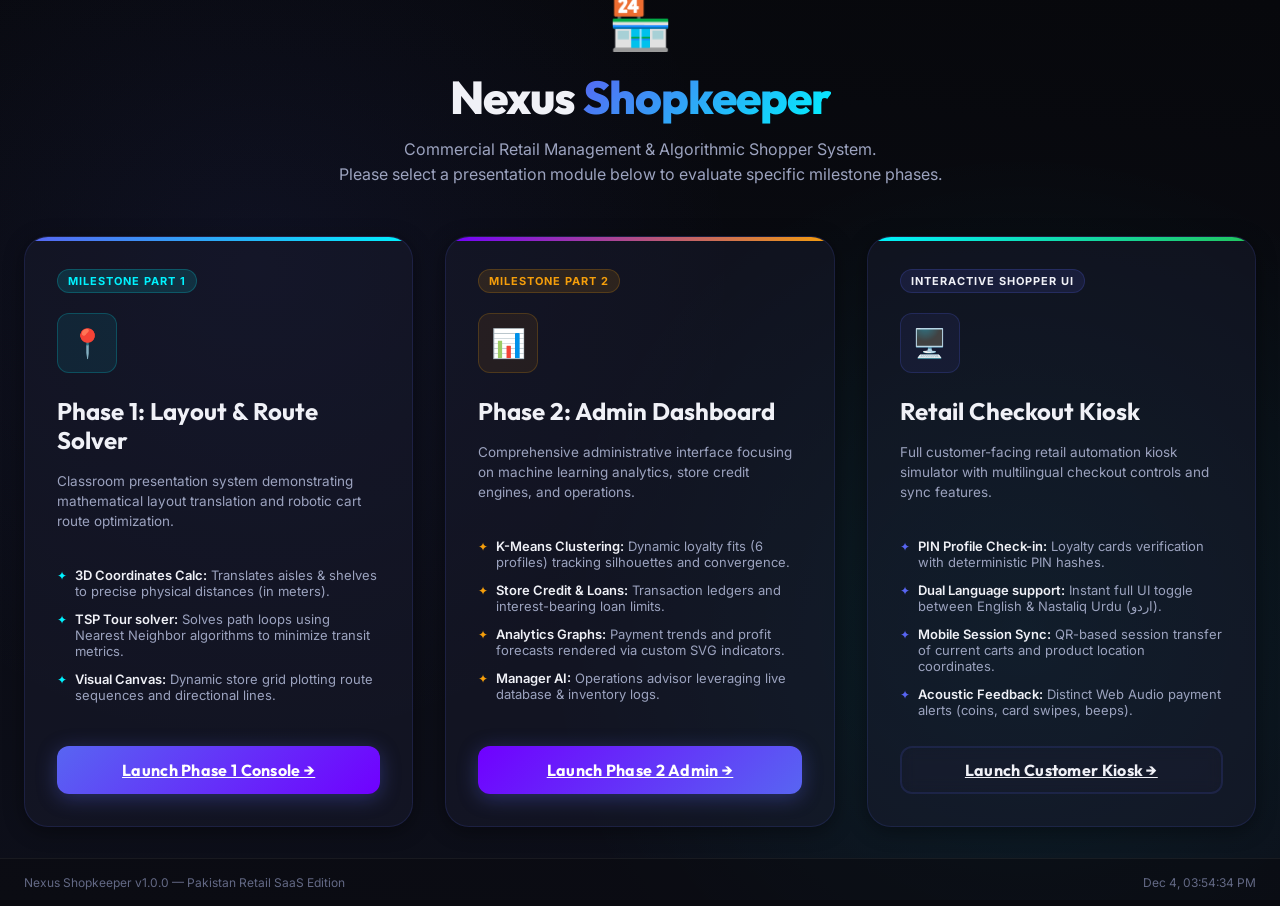
<file: frontend/templates/index.html>
<!DOCTYPE html>
<html lang="en">
<head>
  <meta charset="UTF-8">
  <meta name="viewport" content="width=device-width, initial-scale=1.0">
  <title>Nexus Shopkeeper — Presentation Portal</title>
  <link rel="stylesheet" href="../assets/css/styles.css?v=2">
  <link href="https://fonts.googleapis.com/css2?family=Inter:wght@300;400;500;600;700&family=Outfit:wght@400;500;600;700;800&display=swap" rel="stylesheet" />
  <style>
    body {
      background: var(--bg-deepest);
      color: var(--text-primary);
      overflow-y: auto;
      height: 100vh;
      display: flex;
      flex-direction: column;
      position: relative;
    }
    
    /* Background grid effect */
    .portal-bg {
      position: absolute;
      inset: 0;
      background: radial-gradient(circle at 20% 30%, rgba(88, 101, 242, 0.08) 0%, transparent 40%),
                  radial-gradient(circle at 80% 70%, rgba(0, 242, 254, 0.08) 0%, transparent 40%),
                  linear-gradient(185deg, #07080c 0%, #0d0f1a 100%);
      z-index: -1;
    }

    .portal-container {
      max-width: 1280px;
      margin: 0 auto;
      padding: 60px 24px;
      display: flex;
      flex-direction: column;
      align-items: center;
      justify-content: center;
      min-height: calc(100vh - var(--bottombar-h));
      flex: 1;
      width: 100%;
    }

    .portal-header {
      text-align: center;
      margin-bottom: 48px;
      max-width: 800px;
      animation: fade-up 0.6s var(--ease-out);
    }

    .portal-logo {
      font-size: 52px;
      margin-bottom: 16px;
      display: inline-block;
      animation: float-up 4s ease-in-out infinite;
    }

    .portal-title {
      font-size: 46px;
      font-weight: 800;
      letter-spacing: -1px;
      margin-bottom: 12px;
      font-family: var(--font-heading);
    }

    .portal-subtitle {
      font-size: 16px;
      color: var(--text-secondary);
      line-height: 1.6;
    }

    .portal-grid {
      display: grid;
      grid-template-columns: repeat(3, 1fr);
      gap: 32px;
      width: 100%;
      margin-bottom: 40px;
      animation: fade-up 0.8s var(--ease-out) 0.1s both;
    }

    @media (max-width: 968px) {
      .portal-grid {
        grid-template-columns: 1fr;
        gap: 24px;
      }
    }

    .portal-card {
      background: rgba(27, 30, 50, 0.45);
      border: 1px solid rgba(88, 101, 242, 0.15);
      border-radius: var(--radius-xl);
      padding: 32px;
      display: flex;
      flex-direction: column;
      justify-content: space-between;
      transition: all var(--transition-base);
      position: relative;
      overflow: hidden;
      box-shadow: var(--shadow-md);
      backdrop-filter: blur(12px);
    }

    .portal-card::before {
      content: '';
      position: absolute;
      top: 0;
      left: 0;
      width: 100%;
      height: 4px;
      background: transparent;
      transition: all var(--transition-base);
    }

    /* Card coloring variants */
    .portal-card--phase1::before {
      background: linear-gradient(90deg, var(--cosmic-indigo), var(--cyber-teal));
    }
    .portal-card--phase2::before {
      background: linear-gradient(90deg, var(--neon-purple), var(--amber-gold));
    }
    .portal-card--kiosk::before {
      background: linear-gradient(90deg, var(--cyber-teal), var(--success-green));
    }

    .portal-card:hover {
      transform: translateY(-8px);
      border-color: rgba(88, 101, 242, 0.35);
      box-shadow: 0 12px 30px rgba(0, 0, 0, 0.4), 0 0 20px rgba(88, 101, 242, 0.1);
      background: rgba(27, 30, 50, 0.65);
    }

    .portal-card--phase1:hover {
      border-color: rgba(0, 242, 254, 0.35);
      box-shadow: 0 12px 30px rgba(0, 0, 0, 0.4), 0 0 20px rgba(0, 242, 254, 0.1);
    }

    .portal-card--phase2:hover {
      border-color: rgba(245, 158, 11, 0.35);
      box-shadow: 0 12px 30px rgba(0, 0, 0, 0.4), 0 0 20px rgba(245, 158, 11, 0.1);
    }

    .card-top {
      display: flex;
      flex-direction: column;
      gap: 16px;
    }

    .card-icon-container {
      width: 60px;
      height: 60px;
      border-radius: var(--radius-md);
      display: flex;
      align-items: center;
      justify-content: center;
      font-size: 28px;
      margin-bottom: 8px;
      background: rgba(255, 255, 255, 0.03);
      border: 1px solid var(--border-subtle);
    }

    .portal-card--phase1 .card-icon-container {
      background: rgba(0, 242, 254, 0.08);
      border-color: rgba(0, 242, 254, 0.2);
      color: var(--cyber-teal);
    }

    .portal-card--phase2 .card-icon-container {
      background: rgba(245, 158, 11, 0.08);
      border-color: rgba(245, 158, 11, 0.2);
      color: var(--amber-gold);
    }

    .portal-card--kiosk .card-icon-container {
      background: rgba(88, 101, 242, 0.08);
      border-color: rgba(88, 101, 242, 0.2);
      color: var(--cosmic-indigo);
    }

    .card-presenter {
      font-size: 11px;
      font-weight: 700;
      text-transform: uppercase;
      letter-spacing: 1px;
      padding: 4px 10px;
      border-radius: var(--radius-full);
      align-self: flex-start;
      margin-bottom: 4px;
    }

    .portal-card--phase1 .card-presenter {
      background: rgba(0, 242, 254, 0.12);
      color: var(--cyber-teal);
      border: 1px solid rgba(0, 242, 254, 0.2);
    }

    .portal-card--phase2 .card-presenter {
      background: rgba(245, 158, 11, 0.12);
      color: var(--amber-gold);
      border: 1px solid rgba(245, 158, 11, 0.2);
    }

    .portal-card--kiosk .card-presenter {
      background: rgba(88, 101, 242, 0.12);
      color: var(--text-primary);
      border: 1px solid rgba(88, 101, 242, 0.2);
    }

    .card-title {
      font-size: 24px;
      font-weight: 700;
      color: var(--text-primary);
      font-family: var(--font-heading);
    }

    .card-desc {
      font-size: 13.5px;
      color: var(--text-secondary);
      line-height: 1.5;
      margin-bottom: 20px;
    }

    .card-features {
      list-style: none;
      padding: 0;
      margin: 0 0 28px 0;
      display: flex;
      flex-direction: column;
      gap: 12px;
    }

    .card-features li {
      font-size: 13px;
      color: var(--text-secondary);
      display: flex;
      align-items: flex-start;
      gap: 8px;
    }

    .card-features li strong {
      color: var(--text-primary);
      font-weight: 600;
    }

    .card-features li::before {
      content: '✦';
      color: var(--cyber-teal);
      font-size: 12px;
      margin-top: 1px;
    }

    .portal-card--phase2 .card-features li::before {
      color: var(--amber-gold);
    }

    .portal-card--kiosk .card-features li::before {
      color: var(--cosmic-indigo);
    }

    .card-btn {
      width: 100%;
      justify-content: center;
      font-weight: 700;
      height: 48px;
    }

    /* Footer styling */
    .portal-footer {
      width: 100%;
      border-top: 1px solid var(--border-subtle);
      background: rgba(10, 11, 16, 0.6);
      padding: 16px 24px;
      display: flex;
      justify-content: space-between;
      align-items: center;
      font-size: 12px;
      color: var(--text-muted);
      z-index: 10;
    }
  </style>
</head>
<body>

  <div class="portal-bg"></div>

  <div class="portal-container">
    <header class="portal-header">
      <span class="portal-logo">🏪</span>
      <h1 class="portal-title">Nexus <span class="gradient-text">Shopkeeper</span></h1>
      <p class="portal-subtitle">
        Commercial Retail Management & Algorithmic Shopper System.<br>
        Please select a presentation module below to evaluate specific milestone phases.
      </p>
    </header>

    <div class="portal-grid">
      
      <!-- CARD 1: PHASE 1 -->
      <div class="portal-card portal-card--phase1">
        <div class="card-top">
          <span class="card-presenter">Milestone Part 1</span>
          <div class="card-icon-container">📍</div>
          <h2 class="card-title">Phase 1: Layout & Route Solver</h2>
          <p class="card-desc">Classroom presentation system demonstrating mathematical layout translation and robotic cart route optimization.</p>
          
          <ul class="card-features">
            <li><span><strong>3D Coordinates Calc:</strong> Translates aisles & shelves to precise physical distances (in meters).</span></li>
            <li><span><strong>TSP Tour solver:</strong> Solves path loops using Nearest Neighbor algorithms to minimize transit metrics.</span></li>
            <li><span><strong>Visual Canvas:</strong> Dynamic store grid plotting route sequences and directional lines.</span></li>
          </ul>
        </div>
        <a href="phase1.html" class="btn btn-primary card-btn">Launch Phase 1 Console &rarr;</a>
      </div>

      <!-- CARD 2: PHASE 2 -->
      <div class="portal-card portal-card--phase2">
        <div class="card-top">
          <span class="card-presenter">Milestone Part 2</span>
          <div class="card-icon-container">📊</div>
          <h2 class="card-title">Phase 2: Admin Dashboard</h2>
          <p class="card-desc">Comprehensive administrative interface focusing on machine learning analytics, store credit engines, and operations.</p>
          
          <ul class="card-features">
            <li><span><strong>K-Means Clustering:</strong> Dynamic loyalty fits (6 profiles) tracking silhouettes and convergence.</span></li>
            <li><span><strong>Store Credit & Loans:</strong> Transaction ledgers and interest-bearing loan limits.</span></li>
            <li><span><strong>Analytics Graphs:</strong> Payment trends and profit forecasts rendered via custom SVG indicators.</span></li>
            <li><span><strong>Manager AI:</strong> Operations advisor leveraging live database & inventory logs.</span></li>
          </ul>
        </div>
        <a href="dashboard.html" class="btn btn-primary card-btn" style="background:linear-gradient(135deg, var(--neon-purple), var(--cosmic-indigo)); border-color:var(--neon-purple);">Launch Phase 2 Admin &rarr;</a>
      </div>

      <!-- CARD 3: KIOSK -->
      <div class="portal-card portal-card--kiosk">
        <div class="card-top">
          <span class="card-presenter">Interactive shopper UI</span>
          <div class="card-icon-container">🖥️</div>
          <h2 class="card-title">Retail Checkout Kiosk</h2>
          <p class="card-desc">Full customer-facing retail automation kiosk simulator with multilingual checkout controls and sync features.</p>
          
          <ul class="card-features">
            <li><span><strong>PIN Profile Check-in:</strong> Loyalty cards verification with deterministic PIN hashes.</span></li>
            <li><span><strong>Dual Language support:</strong> Instant full UI toggle between English & Nastaliq Urdu (اردو).</span></li>
            <li><span><strong>Mobile Session Sync:</strong> QR-based session transfer of current carts and product location coordinates.</span></li>
            <li><span><strong>Acoustic Feedback:</strong> Distinct Web Audio payment alerts (coins, card swipes, beeps).</span></li>
          </ul>
        </div>
        <a href="kiosk.html" class="btn btn-outline card-btn">Launch Customer Kiosk &rarr;</a>
      </div>

    </div>
  </div>

  <footer class="portal-footer">
    <div>
      <span>Nexus Shopkeeper v1.0.0 — Pakistan Retail SaaS Edition</span>
    </div>
    <div>
      <span id="portal-clock"></span>
    </div>
  </footer>

  <script>
    // Portal clock
    (function portalClock() {
      const el = document.getElementById('portal-clock');
      if (!el) return;
      const tick = () => { el.textContent = new Date().toLocaleString('en-US', { hour12: true, hour:'2-digit', minute:'2-digit', second:'2-digit', month:'short', day:'numeric' }); };
      tick(); setInterval(tick, 1000);
    })();
  </script>
</body>
</html>
</file>
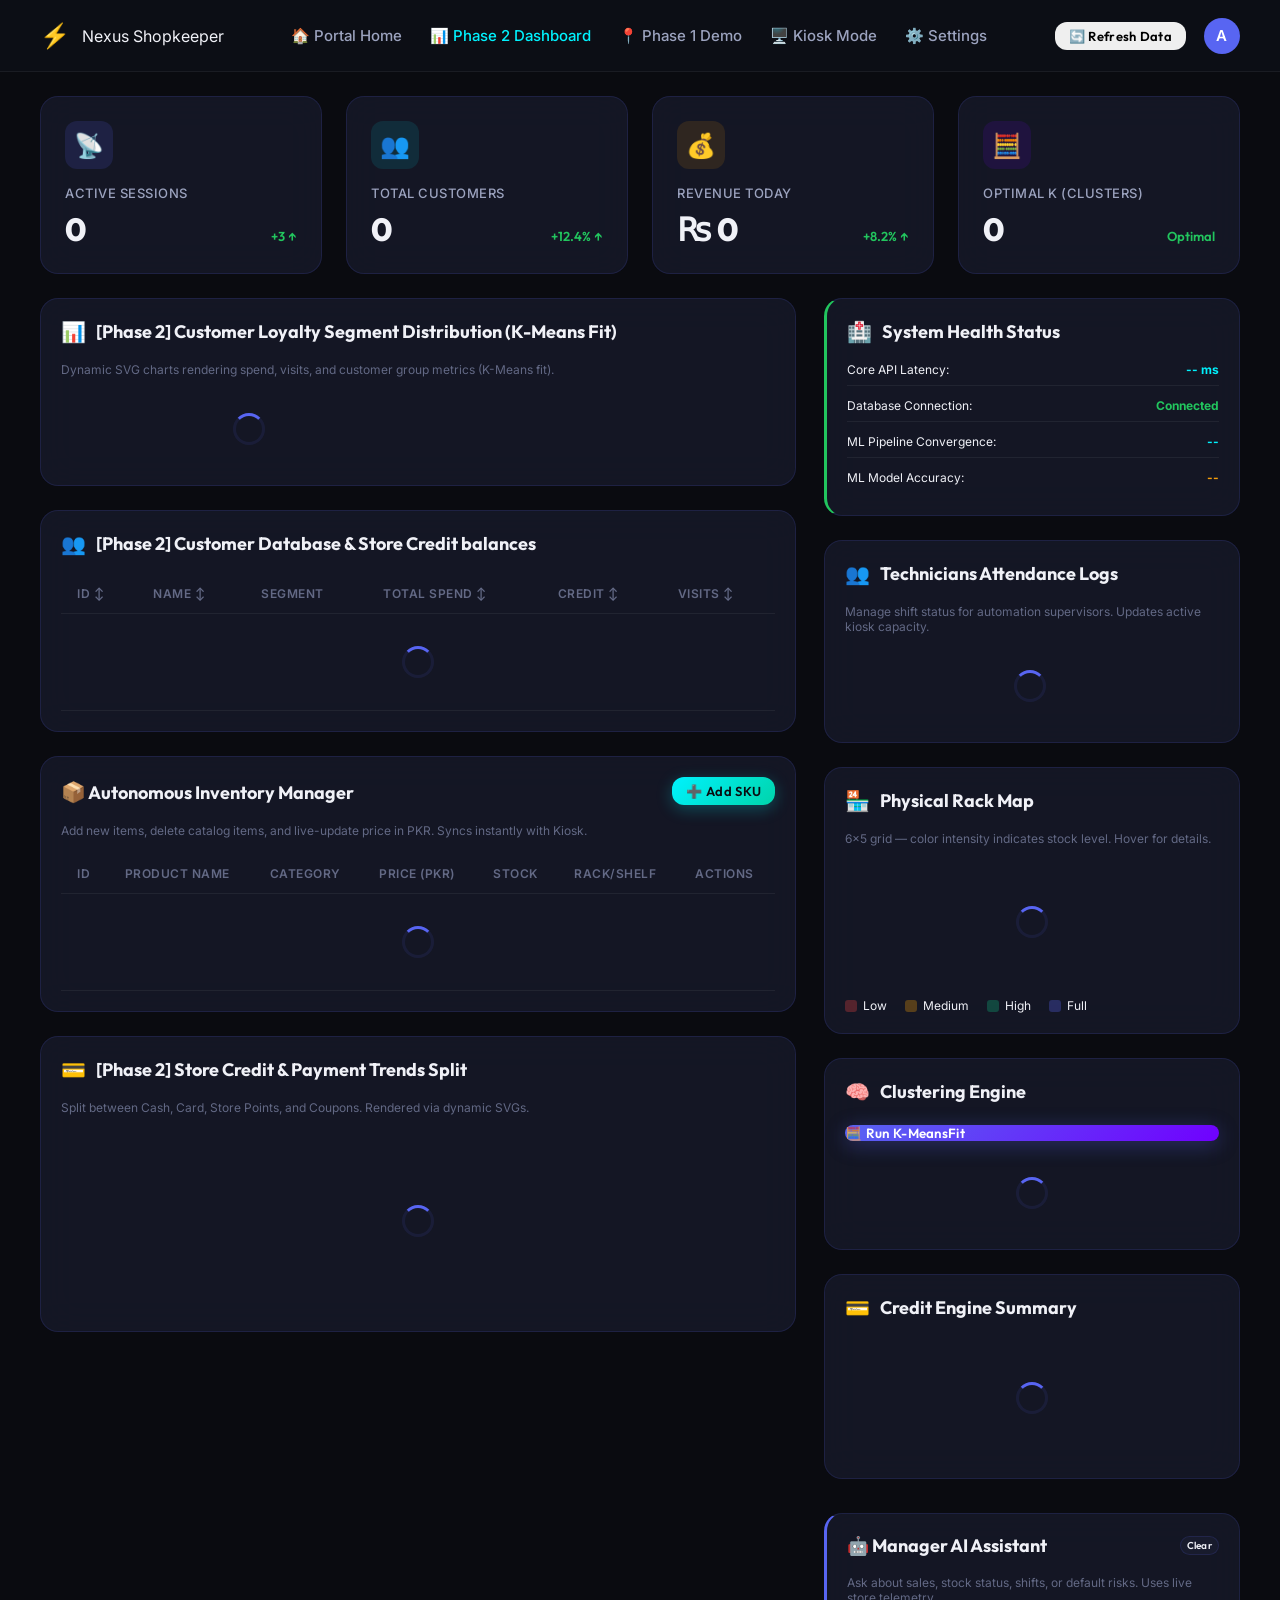
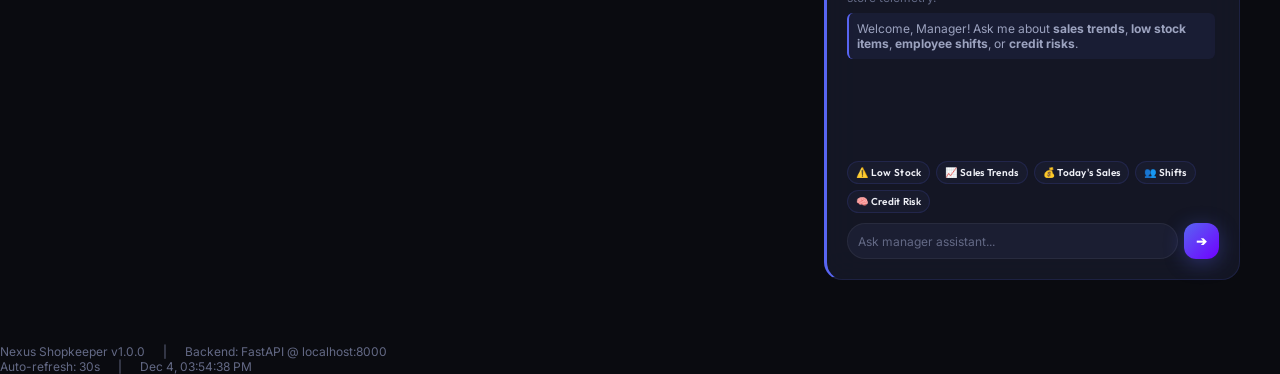
<file: frontend/templates/dashboard.html>
<!DOCTYPE html>
<html lang="en">
<head>
  <meta charset="UTF-8">
  <meta name="viewport" content="width=device-width, initial-scale=1.0">
  <title>Nexus Shopkeeper — Admin Dashboard</title>
  <link rel="stylesheet" href="../assets/css/styles.css?v=2">
</head>
<body class="dashboard-body">

  <!-- ═══════════ TOP NAV ═══════════ -->
  <nav class="navbar">
    <div class="navbar__logo">
      <div class="navbar__logo-icon">⚡</div>
      <span class="text-gradient" id="dash-logo-text">Nexus Shopkeeper</span>
    </div>
    <div class="navbar__links">
      <a href="index.html">🏠 Portal Home</a>
      <a href="dashboard.html" class="active">📊 Phase 2 Dashboard</a>
      <a href="phase1.html">📍 Phase 1 Demo</a>
      <a href="kiosk.html">🖥️ Kiosk Mode</a>
      <a href="#" id="settings-link">⚙️ Settings</a>
    </div>
    <div class="flex items-center gap-md">
      <button class="btn btn-secondary btn-sm" id="refresh-btn">🔄 Refresh Data</button>
      <div class="navbar__user" title="Admin User">A</div>
    </div>
  </nav>

  <div class="container" style="padding-top:var(--space-lg);padding-bottom:var(--space-3xl)">

    <!-- ═══════════ STATS ROW ═══════════ -->
    <section class="stats-row" style="margin-bottom:var(--space-lg)">
      <!-- Active Sessions -->
      <div class="glass-card stat-card animate-in">
        <div class="stat-card__icon" style="background:rgba(88,101,242,0.15);color:var(--cosmic-indigo)">📡</div>
        <div class="stat-card__label">Active Sessions</div>
        <div class="stat-card__value">
          <span id="stat-sessions">0</span>
          <span class="stat-card__trend stat-card__trend--up">+3 ↑</span>
        </div>
      </div>
      <!-- Total Customers -->
      <div class="glass-card stat-card animate-in">
        <div class="stat-card__icon" style="background:rgba(0,242,254,0.1);color:var(--cyber-teal)">👥</div>
        <div class="stat-card__label">Total Customers</div>
        <div class="stat-card__value">
          <span id="stat-customers">0</span>
          <span class="stat-card__trend stat-card__trend--up">+12.4% ↑</span>
        </div>
      </div>
      <!-- Revenue Today -->
      <div class="glass-card stat-card animate-in">
        <div class="stat-card__icon" style="background:rgba(245,158,11,0.12);color:var(--amber-gold)">💰</div>
        <div class="stat-card__label">Revenue Today</div>
        <div class="stat-card__value">
          <span id="stat-revenue">₨ 0</span>
          <span class="stat-card__trend stat-card__trend--up">+8.2% ↑</span>
        </div>
      </div>
      <!-- Optimal K -->
      <div class="glass-card stat-card animate-in">
        <div class="stat-card__icon" style="background:rgba(112,0,255,0.12);color:var(--neon-purple)">🧮</div>
        <div class="stat-card__label">Optimal K (Clusters)</div>
        <div class="stat-card__value">
          <span id="stat-k">0</span>
          <span class="stat-card__trend stat-card__trend--up">Optimal</span>
        </div>
      </div>
    </section>

    <!-- ═══════════ MAIN GRID ═══════════ -->
    <div class="dashboard-grid">

      <!-- ──── LEFT COLUMN (65%) ──── -->
      <div class="flex-col gap-lg" style="display:flex;flex-direction:column;gap:var(--space-lg)">

        <!-- Customer Segments Panel -->
        <div class="glass-card animate-in">
          <div class="panel-title"><span class="icon">📊</span> [Phase 2] Customer Loyalty Segment Distribution (K-Means Fit)</div>
          <div class="body-xs text-muted" style="margin-bottom:var(--space-md)">Dynamic SVG charts rendering spend, visits, and customer group metrics (K-Means fit).</div>
          <div class="flex gap-lg" style="display: flex; gap: var(--space-lg); flex-wrap: wrap;">
            <div id="segment-distribution-chart" style="flex: 1.2; min-width: 250px; display: flex; justify-content: center; align-items: center;">
              <div class="spinner"></div>
            </div>
            <div id="segment-legend" style="flex: 1; min-width: 200px; display: flex; flex-direction: column; gap: 8px; justify-content: center;">
              <!-- Dynamic Legend -->
            </div>
          </div>
        </div>

        <!-- Customer Table -->
        <div class="glass-card animate-in">
          <div class="panel-title"><span class="icon">👥</span> [Phase 2] Customer Database & Store Credit balances</div>
          <div style="overflow-x:auto">
            <table class="data-table">
              <thead>
                <tr>
                  <th>ID <span class="sort-arrow">↕</span></th>
                  <th>Name <span class="sort-arrow">↕</span></th>
                  <th>Segment</th>
                  <th>Total Spend <span class="sort-arrow">↕</span></th>
                  <th>Credit <span class="sort-arrow">↕</span></th>
                  <th>Visits <span class="sort-arrow">↕</span></th>
                </tr>
              </thead>
              <tbody id="customer-tbody">
                <tr><td colspan="6" class="text-center text-muted" style="padding:var(--space-xl)"><div class="spinner" style="margin:0 auto"></div></td></tr>
              </tbody>
            </table>
          </div>
        </div>

        <!-- Inventory Manager CRUD Table -->
        <div class="glass-card animate-in" id="inventory-manager-section">
          <div class="panel-title" style="display: flex; justify-content: space-between; align-items: center; width: 100%;">
            <span><span class="icon">📦</span> Autonomous Inventory Manager</span>
            <button class="btn btn-accent btn-sm" id="btn-add-inventory-modal">➕ Add SKU</button>
          </div>
          <div class="body-xs text-muted" style="margin-bottom:var(--space-md)">Add new items, delete catalog items, and live-update price in PKR. Syncs instantly with Kiosk.</div>
          <div style="overflow-x:auto; max-height: 480px;">
            <table class="data-table">
              <thead>
                <tr>
                  <th>ID</th>
                  <th>Product Name</th>
                  <th>Category</th>
                  <th>Price (PKR)</th>
                  <th>Stock</th>
                  <th>Rack/Shelf</th>
                  <th>Actions</th>
                </tr>
              </thead>
              <tbody id="inventory-tbody">
                <tr><td colspan="7" class="text-center text-muted" style="padding:var(--space-xl)"><div class="spinner" style="margin:0 auto"></div></td></tr>
              </tbody>
            </table>
          </div>
        </div>

        <!-- Payment Trends split chart -->
        <div class="glass-card animate-in">
          <div class="panel-title"><span class="icon">💳</span> [Phase 2] Store Credit & Payment Trends Split</div>
          <div class="body-xs text-muted" style="margin-bottom:var(--space-md)">Split between Cash, Card, Store Points, and Coupons. Rendered via dynamic SVGs.</div>
          <div id="payment-trends-chart" style="display: flex; justify-content: center; align-items: center; min-height: 180px;">
            <div class="spinner"></div>
          </div>
        </div>

      </div>

      <!-- ──── RIGHT COLUMN (35%) ──── -->
      <div class="flex-col gap-lg" style="display:flex;flex-direction:column;gap:var(--space-lg)">

        <!-- System Health Panel -->
        <div class="glass-card animate-in" style="border-left: 3px solid var(--success-green);">
          <div class="panel-title"><span class="icon">🏥</span> System Health Status</div>
          <div class="flex-col gap-sm" style="display:flex; flex-direction:column; gap: 12px; margin-bottom: 6px;">
            <div class="flex justify-between items-center body-xs" style="border-bottom: 1px solid var(--border-subtle); padding-bottom: 8px;">
              <span class="text-secondary">Core API Latency:</span>
              <span class="font-bold text-accent" id="health-latency" style="color: var(--cyber-teal); font-weight: 700;">-- ms</span>
            </div>
            <div class="flex justify-between items-center body-xs" style="border-bottom: 1px solid var(--border-subtle); padding-bottom: 8px;">
              <span class="text-secondary">Database Connection:</span>
              <span id="health-db" style="font-weight: 700; color: var(--success-green);">Connected</span>
            </div>
            <div class="flex justify-between items-center body-xs" style="border-bottom: 1px solid var(--border-subtle); padding-bottom: 8px;">
              <span class="text-secondary">ML Pipeline Convergence:</span>
              <span id="health-ml" style="font-weight: 700; color: var(--cyber-teal);">--</span>
            </div>
            <div class="flex justify-between items-center body-xs" style="padding-bottom: 4px;">
              <span class="text-secondary">ML Model Accuracy:</span>
              <span id="health-accuracy" style="font-weight: 700; color: var(--amber-gold);">--</span>
            </div>
          </div>
        </div>

        <!-- Employee Attendance logs panel -->
        <div class="glass-card animate-in">
          <div class="panel-title"><span class="icon">👥</span> Technicians Attendance Logs</div>
          <div class="body-xs text-muted" style="margin-bottom:var(--space-md)">Manage shift status for automation supervisors. Updates active kiosk capacity.</div>
          <div id="employee-attendance-container" class="flex-col gap-sm" style="display:flex; flex-direction:column; gap: 8px; max-height: 380px; overflow-y: auto; padding-right: 4px;">
            <div class="spinner"></div>
          </div>
        </div>

        <!-- Physical Rack Map -->
        <div class="glass-card animate-in">
          <div class="panel-title"><span class="icon">🏪</span> Physical Rack Map</div>
          <div class="body-xs text-muted" style="margin-bottom:var(--space-md)">6×5 grid — color intensity indicates stock level. Hover for details.</div>
          <div class="rack-grid" id="rack-grid">
            <!-- Populated by JS -->
            <div class="flex justify-center" style="grid-column:1/-1;padding:var(--space-lg)"><div class="spinner"></div></div>
          </div>
          <div class="flex items-center gap-md" style="margin-top:var(--space-md);flex-wrap:wrap">
            <div class="flex items-center gap-xs body-xs"><div style="width:12px;height:12px;border-radius:3px;background:rgba(239,68,68,0.3)"></div> Low</div>
            <div class="flex items-center gap-xs body-xs"><div style="width:12px;height:12px;border-radius:3px;background:rgba(245,158,11,0.3)"></div> Medium</div>
            <div class="flex items-center gap-xs body-xs"><div style="width:12px;height:12px;border-radius:3px;background:rgba(16,185,129,0.3)"></div> High</div>
            <div class="flex items-center gap-xs body-xs"><div style="width:12px;height:12px;border-radius:3px;background:rgba(88,101,242,0.3)"></div> Full</div>
          </div>
        </div>

        <!-- Clustering Controls -->
        <div class="glass-card animate-in">
          <div class="panel-title"><span class="icon">🧠</span> Clustering Engine</div>
          <button class="btn btn-primary w-full" id="btn-cluster" style="margin-bottom:var(--space-md)">🧮 Run K-MeansFit</button>
          <div class="cluster-info" id="cluster-info">
            <div class="flex justify-center"><div class="spinner"></div></div>
          </div>
        </div>

        <!-- Credit Engine Summary -->
        <div class="glass-card animate-in">
          <div class="panel-title"><span class="icon">💳</span> Credit Engine Summary</div>
          <div id="credit-summary">
            <div class="flex justify-center" style="padding:var(--space-lg)"><div class="spinner"></div></div>
          </div>
        </div>

        <!-- Manager AI Assistant -->
        <div class="glass-card animate-in" style="border-left: 3px solid var(--cosmic-indigo); margin-top: 10px;">
          <div class="panel-title" style="display: flex; justify-content: space-between; align-items: center; width: 100%;">
            <span>🤖 Manager AI Assistant</span>
            <button class="btn btn-glass btn-sm" id="btn-clear-manager-chat" style="padding: 2px 6px; font-size: 10px;">Clear</button>
          </div>
          <div class="body-xs text-muted" style="margin-bottom: var(--space-sm)">Ask about sales, stock status, shifts, or default risks. Uses live store telemetry.</div>
          
          <div id="manager-chat-messages" style="overflow-y: auto; display: flex; flex-direction: column; gap: 8px; max-height: 200px; min-height: 140px; padding-right: 4px; font-size: 12px; margin-bottom: 8px; scroll-behavior: smooth;">
            <div style="background: rgba(88,101,242,0.08); border-left: 2px solid var(--cosmic-indigo); padding: 8px; border-radius: var(--radius-sm); color: var(--text-secondary);">
              Welcome, Manager! Ask me about <strong>sales trends</strong>, <strong>low stock items</strong>, <strong>employee shifts</strong>, or <strong>credit risks</strong>.
            </div>
          </div>
          
          <div style="display: flex; gap: 6px; flex-wrap: wrap; margin-bottom: 10px;">
            <button class="manager-chip btn btn-glass btn-xs" data-query="low stock" style="padding: 4px 8px; font-size: 10px;">⚠️ Low Stock</button>
            <button class="manager-chip btn btn-glass btn-xs" data-query="sales trends" style="padding: 4px 8px; font-size: 10px;">📈 Sales Trends</button>
            <button class="manager-chip btn btn-glass btn-xs" data-query="revenue today" style="padding: 4px 8px; font-size: 10px;">💰 Today's Sales</button>
            <button class="manager-chip btn btn-glass btn-xs" data-query="technician status" style="padding: 4px 8px; font-size: 10px;">👥 Shifts</button>
            <button class="manager-chip btn btn-glass btn-xs" data-query="credit risks" style="padding: 4px 8px; font-size: 10px;">🧠 Credit Risk</button>
          </div>
          
          <div style="display: flex; gap: 6px; align-items: center;">
            <input type="text" id="manager-chat-input" class="search-input" placeholder="Ask manager assistant..." style="flex: 1; height: 36px; font-size: 12px; padding-left: 10px;" />
            <button class="btn btn-primary btn-sm" id="btn-send-manager-chat" style="padding: 6px 12px; height: 36px;">➔</button>
          </div>
        </div>
      </div>

    </div>
  </div>

  <!-- ═══════════ INVENTORY EDIT/ADD MODAL ═══════════ -->
  <div class="modal-overlay" id="inventory-modal-overlay" style="z-index: 500;">
    <div class="modal glass-card" id="inventory-modal" style="max-width: 500px; width: 90%; max-height: 90vh;">
      <div class="modal-header">
        <h2 id="inv-modal-title" style="font-size: 18px; font-weight: 700;">Add New SKU</h2>
        <button class="modal-close" id="inv-modal-close">✕</button>
      </div>
      <div class="modal-body" style="padding-bottom: 0;">
        <form id="inventory-form" style="display: flex; flex-direction: column; gap: 12px;">
          <input type="hidden" id="inv-action" value="create">
          
          <div class="flex-col gap-xs" style="display: flex; flex-direction: column; gap: 4px;">
            <label class="body-xs text-secondary" style="font-weight: 600;" for="inv-id">SKU Identifier</label>
            <input type="text" id="inv-id" class="search-input" placeholder="e.g. SKU-0021" required style="padding-left: 16px;">
          </div>
          
          <div class="flex-col gap-xs" style="display: flex; flex-direction: column; gap: 4px;">
            <label class="body-xs text-secondary" style="font-weight: 600;" for="inv-name">Product Name</label>
            <input type="text" id="inv-name" class="search-input" placeholder="e.g. Mezan Oil 1L" required style="padding-left: 16px;">
          </div>
          
          <div class="flex gap-sm" style="display: flex; gap: 12px;">
            <div class="flex-col gap-xs" style="flex: 1; display: flex; flex-direction: column; gap: 4px;">
              <label class="body-xs text-secondary" style="font-weight: 600;" for="inv-category">Category</label>
              <select id="inv-category" class="search-input" style="padding-left: 16px; background: var(--bg-raised); color: var(--text-primary);" required>
                <option value="beverages">beverages</option>
                <option value="snacks">snacks</option>
                <option value="pantry">pantry</option>
                <option value="dairy">dairy</option>
                <option value="frozen">frozen</option>
                <option value="produce">produce</option>
                <option value="household">household</option>
                <option value="personal_care">personal_care</option>
              </select>
            </div>
            <div class="flex-col gap-xs" style="flex: 1; display: flex; flex-direction: column; gap: 4px;">
              <label class="body-xs text-secondary" style="font-weight: 600;" for="inv-price">Price (PKR)</label>
              <input type="number" step="0.01" id="inv-price" class="search-input" placeholder="e.g. 350" required style="padding-left: 16px;">
            </div>
          </div>

          <div class="flex gap-sm" style="display: flex; gap: 12px;">
            <div class="flex-col gap-xs" style="flex: 1; display: flex; flex-direction: column; gap: 4px;">
              <label class="body-xs text-secondary" style="font-weight: 600;" for="inv-cost">Cost (PKR)</label>
              <input type="number" step="0.01" id="inv-cost" class="search-input" placeholder="e.g. 290" required style="padding-left: 16px;">
            </div>
            <div class="flex-col gap-xs" style="flex: 1; display: flex; flex-direction: column; gap: 4px;">
              <label class="body-xs text-secondary" style="font-weight: 600;" for="inv-stock">Stock Quantity</label>
              <input type="number" id="inv-stock" class="search-input" placeholder="e.g. 45" required style="padding-left: 16px;">
            </div>
          </div>

          <div class="flex gap-sm" style="display: flex; gap: 12px;">
            <div class="flex-col gap-xs" style="flex: 1; display: flex; flex-direction: column; gap: 4px;">
              <label class="body-xs text-secondary" style="font-weight: 600;" for="inv-rack">Rack ID</label>
              <input type="text" id="inv-rack" class="search-input" placeholder="e.g. A3" required style="padding-left: 16px;">
            </div>
            <div class="flex-col gap-xs" style="flex: 1; display: flex; flex-direction: column; gap: 4px;">
              <label class="body-xs text-secondary" style="font-weight: 600;" for="inv-shelf">Shelf level (1-5)</label>
              <input type="number" min="1" max="5" id="inv-shelf" class="search-input" placeholder="e.g. 2" required style="padding-left: 16px;">
            </div>
          </div>
          
          <div class="flex gap-sm" style="display: flex; gap: 12px;">
            <div class="flex-col gap-xs" style="flex: 1; display: flex; flex-direction: column; gap: 4px;">
              <label class="body-xs text-secondary" style="font-weight: 600;" for="inv-threshold">Reorder Point</label>
              <input type="number" id="inv-threshold" class="search-input" placeholder="e.g. 10" required style="padding-left: 16px;">
            </div>
            <div class="flex-col gap-xs" style="flex: 1; display: flex; flex-direction: column; gap: 4px;">
              <label class="body-xs text-secondary" style="font-weight: 600;" for="inv-supplier">Supplier</label>
              <input type="text" id="inv-supplier" class="search-input" placeholder="e.g. Unilever" required style="padding-left: 16px;">
            </div>
          </div>

          <div class="flex gap-sm" style="display: flex; gap: 12px;">
            <div class="flex-col gap-xs" style="flex: 1; display: flex; flex-direction: column; gap: 4px;">
              <label class="body-xs text-secondary" style="font-weight: 600;" for="inv-weight">Weight (kg)</label>
              <input type="number" step="0.001" id="inv-weight" class="search-input" placeholder="e.g. 0.5" required style="padding-left: 16px;">
            </div>
            <div class="flex-col gap-xs" style="flex: 1; display: flex; flex-direction: column; gap: 4px;">
              <label class="body-xs text-secondary" style="font-weight: 600;" for="inv-expiry">Expiry Days</label>
              <input type="number" id="inv-expiry" class="search-input" placeholder="optional" style="padding-left: 16px;">
            </div>
          </div>

          <div style="display: flex; gap: 12px; margin-top: 10px; margin-bottom: 20px;">
            <button type="submit" class="btn btn-primary" style="flex: 1; justify-content: center;" id="inv-submit-btn">Save Product</button>
            <button type="button" class="btn btn-outline" style="flex: 1; justify-content: center;" id="inv-cancel-btn">Cancel</button>
          </div>
        </form>
      </div>
    </div>
  </div>
  </div>

  <!-- ═══════════ SETTINGS MODAL ═══════════ -->
  <div class="modal-overlay" id="settings-modal-overlay">
    <div class="modal glass-card" id="settings-modal" style="max-width: 440px; width: 92%;">
      <div class="modal-header">
        <h2 style="font-size: 18px; font-weight: 700;">⚙️ System Administration Settings</h2>
        <button class="modal-close" id="settings-modal-close">✕</button>
      </div>
      <div class="modal-body" style="display: flex; flex-direction: column; gap: 16px;">
        <form id="dashboard-settings-form">
          <div class="flex-col gap-xs" style="display: flex; flex-direction: column; gap: 4px; margin-bottom: 12px;">
            <label class="body-xs text-secondary" style="font-weight: 600;" for="settings-store-name">Store Name</label>
            <input type="text" id="settings-store-name" class="search-input" placeholder="e.g. Nexus Shopkeeper" required style="padding-left: 16px;">
          </div>
          
          <div class="flex-col gap-xs" style="display: flex; flex-direction: column; gap: 4px; margin-bottom: 12px;">
            <label class="body-xs text-secondary" style="font-weight: 600;" for="settings-interest-rate">Base Interest Rate (%)</label>
            <input type="number" step="0.1" min="0" max="25" id="settings-interest-rate" class="search-input" placeholder="e.g. 2.5" required style="padding-left: 16px;">
          </div>
          
          <div class="flex-col gap-xs" style="display: flex; flex-direction: column; gap: 4px; margin-bottom: 12px;">
            <label class="body-xs text-secondary" style="font-weight: 600;" for="settings-headcount">Technician Headcount</label>
            <input type="number" min="1" max="100" id="settings-headcount" class="search-input" placeholder="e.g. 10" required style="padding-left: 16px;">
          </div>

          <div style="display: flex; gap: 12px; margin-top: 20px;">
            <button type="submit" class="btn btn-primary" style="flex: 1; justify-content: center;">Save Settings</button>
            <button type="button" class="btn btn-outline" style="flex: 1; justify-content: center;" id="settings-cancel-btn">Cancel</button>
          </div>
        </form>
      </div>
    </div>
  </div>

  <!-- ═══════════ FOOTER ═══════════ -->
  <footer class="bottom-bar">
    <div class="flex items-center gap-md">
      <span class="body-xs text-muted">Nexus Shopkeeper v1.0.0</span>
      <span class="body-xs text-muted">|</span>
      <span class="body-xs text-muted">Backend: FastAPI @ localhost:8000</span>
    </div>
    <div class="flex items-center gap-md">
      <span class="body-xs text-muted">Auto-refresh: 30s</span>
      <span class="body-xs text-muted">|</span>
      <span class="body-xs text-muted" id="dash-clock"></span>
    </div>
  </footer>

  <script src="../assets/js/app.js?v=3"></script>
  <script>
    // Dashboard clock
    (function dashClock() {
      const el = document.getElementById('dash-clock');
      if (!el) return;
      const tick = () => { el.textContent = new Date().toLocaleString('en-US', { hour12: true, hour:'2-digit', minute:'2-digit', second:'2-digit', month:'short', day:'numeric' }); };
      tick(); setInterval(tick, 1000);
    })();

    // Initialize branding from localStorage on load
    const storedStoreName = localStorage.getItem('settings-store-name') || 'Nexus Shopkeeper';
    const logoText = document.getElementById('dash-logo-text');
    if (logoText) {
      logoText.innerHTML = storedStoreName.replace('Shopkeeper', '<span class="text-gradient">Shopkeeper</span>');
    }

    // Settings modal interactions
    const settingsLink = document.getElementById('settings-link');
    const settingsOverlay = document.getElementById('settings-modal-overlay');
    const settingsClose = document.getElementById('settings-modal-close');
    const settingsCancel = document.getElementById('settings-cancel-btn');
    const settingsForm = document.getElementById('dashboard-settings-form');
    
    const storeNameInp = document.getElementById('settings-store-name');
    const interestRateInp = document.getElementById('settings-interest-rate');
    const headcountInp = document.getElementById('settings-headcount');

    settingsLink?.addEventListener('click', (e) => {
      e.preventDefault();
      // Prefill fields
      storeNameInp.value = localStorage.getItem('settings-store-name') || 'Nexus Shopkeeper';
      interestRateInp.value = localStorage.getItem('settings-interest-rate') || '2.5';
      headcountInp.value = localStorage.getItem('settings-headcount') || '10';
      
      settingsOverlay.classList.add('visible');
    });

    const closeSettings = () => {
      settingsOverlay.classList.remove('visible');
    };

    settingsClose?.addEventListener('click', closeSettings);
    settingsCancel?.addEventListener('click', closeSettings);
    settingsOverlay?.addEventListener('click', (e) => {
      if (e.target === settingsOverlay) closeSettings();
    });

    settingsForm?.addEventListener('submit', (e) => {
      e.preventDefault();
      localStorage.setItem('settings-store-name', storeNameInp.value);
      localStorage.setItem('settings-interest-rate', interestRateInp.value);
      localStorage.setItem('settings-headcount', headcountInp.value);
      
      // Update local branding if present
      if (logoText) {
        logoText.innerHTML = storeNameInp.value.replace('Shopkeeper', '<span class="text-gradient">Shopkeeper</span>');
      }
      
      closeSettings();
      Toast.success('Administration settings saved successfully!');
    });

    // Table sorting
    document.querySelectorAll('.data-table thead th').forEach((th, colIndex) => {
      let asc = true;
      th.addEventListener('click', () => {
        const tbody = th.closest('table').querySelector('tbody');
        const rows = Array.from(tbody.querySelectorAll('tr'));
        rows.sort((a, b) => {
          const cellA = a.children[colIndex]?.textContent.trim() || '';
          const cellB = b.children[colIndex]?.textContent.trim() || '';
          const numA = parseFloat(cellA.replace(/[^0-9.-]/g, ''));
          const numB = parseFloat(cellB.replace(/[^0-9.-]/g, ''));
          if (!isNaN(numA) && !isNaN(numB)) return asc ? numA - numB : numB - numA;
          return asc ? cellA.localeCompare(cellB) : cellB.localeCompare(cellA);
        });
        rows.forEach(r => tbody.appendChild(r));
        asc = !asc;
      });
    });
  </script>
</body>
</html>
</file>
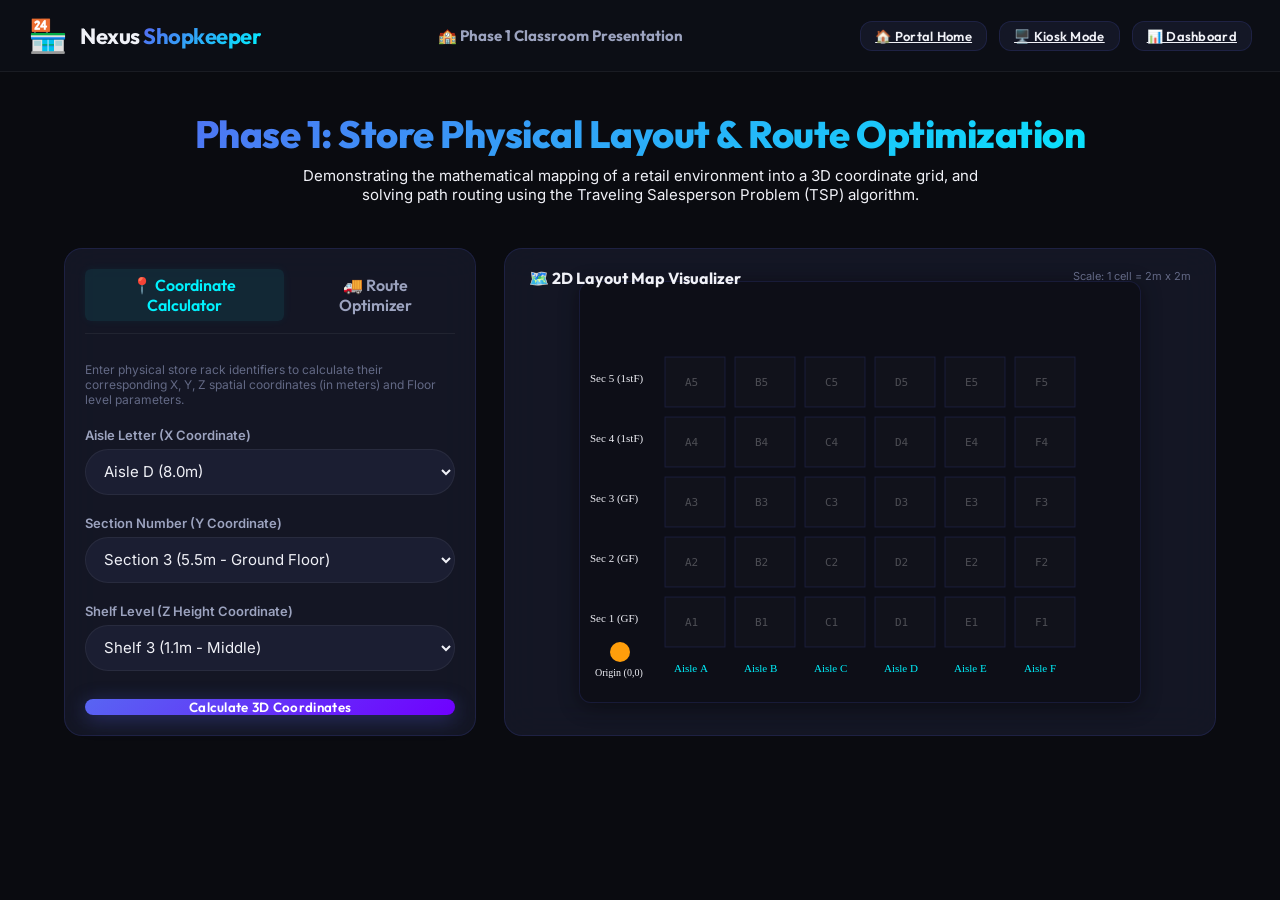
<file: frontend/templates/phase1.html>
<!DOCTYPE html>
<html lang="en">
<head>
  <meta charset="UTF-8">
  <meta name="viewport" content="width=device-width, initial-scale=1.0">
  <title>Nexus Shopkeeper — Phase 1 Demonstration</title>
  <link rel="stylesheet" href="../assets/css/styles.css?v=2">
  <link href="https://fonts.googleapis.com/css2?family=Inter:wght@300;400;500;600;700&family=Outfit:wght@400;500;600;700;800&display=swap" rel="stylesheet" />
  <style>
    body {
      background: var(--bg-deepest);
      color: var(--text-primary);
      overflow-y: auto;
      height: 100vh;
    }
    .phase1-container {
      max-width: 1200px;
      margin: 40px auto;
      padding: 0 24px;
      display: flex;
      flex-direction: column;
      gap: 32px;
    }
    .phase1-header {
      text-align: center;
      margin-bottom: 12px;
    }
    .phase1-header h1 {
      font-size: 38px;
      font-weight: 800;
      letter-spacing: -0.5px;
      margin-bottom: 8px;
    }
    .phase1-grid {
      display: grid;
      grid-template-columns: 1.1fr 1.9fr;
      gap: 28px;
    }
    .control-card {
      display: flex;
      flex-direction: column;
      gap: 20px;
    }
    .form-group {
      display: flex;
      flex-direction: column;
      gap: 6px;
    }
    .form-group label {
      font-size: 13px;
      font-weight: 600;
      color: var(--text-secondary);
    }
    .coord-display {
      background: rgba(255, 255, 255, 0.03);
      border: 1px solid var(--border-subtle);
      border-radius: var(--radius-md);
      padding: 16px;
      margin-top: 12px;
      display: none;
    }
    .coord-display.active {
      display: block;
      animation: fade-up 0.3s var(--ease-out);
    }
    .coord-val {
      font-size: 20px;
      font-weight: 700;
      color: var(--cyber-teal);
      font-family: monospace;
    }
    .visualizer-card {
      display: flex;
      flex-direction: column;
      align-items: center;
      justify-content: center;
      min-height: 480px;
      position: relative;
    }
    canvas {
      background: rgba(10, 11, 16, 0.6);
      border: 1px solid var(--glass-border);
      border-radius: var(--radius-md);
      box-shadow: var(--shadow-md);
      max-width: 100%;
    }
    .tab-nav {
      display: flex;
      gap: 12px;
      border-bottom: 1px solid var(--border-subtle);
      padding-bottom: 12px;
      margin-bottom: 8px;
    }
    .tab-btn {
      background: none;
      border: none;
      color: var(--text-secondary);
      font-family: var(--font-heading);
      font-size: 16px;
      font-weight: 600;
      cursor: pointer;
      padding: 6px 12px;
      transition: all var(--transition-fast);
      border-radius: var(--radius-sm);
    }
    .tab-btn:hover {
      color: var(--text-primary);
      background: rgba(255,255,255,0.03);
    }
    .tab-btn.active {
      color: var(--cyber-teal);
      background: rgba(0, 242, 254, 0.08);
      box-shadow: 0 0 10px rgba(0, 242, 254, 0.05);
    }
    .tab-content {
      display: none;
      flex-direction: column;
      gap: 20px;
    }
    .tab-content.active {
      display: flex;
    }
    .route-step {
      display: flex;
      align-items: center;
      gap: 12px;
      padding: 10px 14px;
      border-bottom: 1px solid var(--border-subtle);
      font-size: 13.5px;
    }
    .route-step:last-child {
      border-bottom: none;
    }
    .route-step-idx {
      width: 24px;
      height: 24px;
      background: var(--cosmic-indigo);
      border-radius: 50%;
      display: flex;
      align-items: center;
      justify-content: center;
      font-size: 11px;
      font-weight: 700;
      color: #fff;
    }
    .route-summary {
      font-size: 16px;
      font-weight: 700;
      color: var(--cyber-teal);
      margin-top: 12px;
    }
  </style>
</head>
<body>

  <!-- Navigation topbar matching SaaS baseline -->
  <nav class="topbar">
    <div class="topbar-left">
      <span class="topbar-logo-icon">🏪</span>
      <span class="topbar-brand">Nexus <span class="gradient-text">Shopkeeper</span></span>
    </div>
    <div class="topbar-center" style="display:flex; justify-content:center; gap:20px;">
      <span style="font-family:var(--font-heading); font-weight:700; font-size:15px; color:var(--text-secondary);">🏫 Phase 1 Classroom Presentation</span>
    </div>
    <div class="topbar-right" style="display:flex; gap:12px;">
      <a href="index.html" class="btn btn-glass btn-sm">🏠 Portal Home</a>
      <a href="kiosk.html" class="btn btn-glass btn-sm">🖥️ Kiosk Mode</a>
      <a href="dashboard.html" class="btn btn-glass btn-sm">📊 Dashboard</a>
    </div>
  </nav>

  <div class="phase1-container">
    <header class="phase1-header">
      <h1 class="gradient-text">Phase 1: Store Physical Layout & Route Optimization</h1>
      <p class="text-secondary" style="font-size:15px; max-width: 680px; margin: 0 auto;">
        Demonstrating the mathematical mapping of a retail environment into a 3D coordinate grid, and solving path routing using the Traveling Salesperson Problem (TSP) algorithm.
      </p>
    </header>

    <div class="phase1-grid">
      
      <!-- CONTROLS COLUMN -->
      <div class="glass-card control-card">
        
        <div class="tab-nav">
          <button class="tab-btn active" onclick="switchTab('coord-tab')">📍 Coordinate Calculator</button>
          <button class="tab-btn" onclick="switchTab('route-tab')">🚚 Route Optimizer</button>
        </div>

        <!-- COORDINATE TAB -->
        <div id="coord-tab" class="tab-content active">
          <p class="body-xs text-muted">Enter physical store rack identifiers to calculate their corresponding X, Y, Z spatial coordinates (in meters) and Floor level parameters.</p>
          
          <div class="form-group">
            <label for="rack-aisle">Aisle Letter (X Coordinate)</label>
            <select id="rack-aisle" class="search-input" style="padding-left:14px;">
              <option value="A">Aisle A (2.0m)</option>
              <option value="B">Aisle B (4.0m)</option>
              <option value="C">Aisle C (6.0m)</option>
              <option value="D" selected>Aisle D (8.0m)</option>
              <option value="E">Aisle E (10.0m)</option>
              <option value="F">Aisle F (12.0m)</option>
            </select>
          </div>

          <div class="form-group">
            <label for="rack-section">Section Number (Y Coordinate)</label>
            <select id="rack-section" class="search-input" style="padding-left:14px;">
              <option value="1">Section 1 (1.5m - Ground Floor)</option>
              <option value="2">Section 2 (3.5m - Ground Floor)</option>
              <option value="3" selected>Section 3 (5.5m - Ground Floor)</option>
              <option value="4">Section 4 (7.5m - 1st Floor)</option>
              <option value="5">Section 5 (9.5m - 1st Floor)</option>
            </select>
          </div>

          <div class="form-group">
            <label for="shelf-level">Shelf Level (Z Height Coordinate)</label>
            <select id="shelf-level" class="search-input" style="padding-left:14px;">
              <option value="1">Shelf 1 (0.3m - Bottom)</option>
              <option value="2">Shelf 2 (0.7m)</option>
              <option value="3" selected>Shelf 3 (1.1m - Middle)</option>
              <option value="4">Shelf 4 (1.5m)</option>
              <option value="5">Shelf 5 (1.9m - Top)</option>
            </select>
          </div>

          <button class="btn btn-primary" onclick="calculateCoords()" style="justify-content:center; margin-top:8px;">
            Calculate 3D Coordinates
          </button>

          <div id="coord-result" class="coord-display">
            <div style="font-size:12px; color:var(--text-secondary); margin-bottom:4px;">Computed Output:</div>
            <div style="margin-bottom:6px;">Rack ID: <strong id="res-rack-id">D3</strong> | Shelf: <strong id="res-shelf">3</strong></div>
            <div style="margin-bottom:6px;">Floor: <span class="badge" id="res-floor">Ground Floor</span></div>
            <div>Coordinates: <span class="coord-val" id="res-coords">X: 8.0, Y: 5.5, Z: 1.1</span></div>
          </div>
        </div>

        <!-- ROUTE OPTIMIZATION TAB -->
        <div id="route-tab" class="tab-content">
          <p class="body-xs text-muted">Select multiple rack locations to optimize the pathing route for robotic inventory carts. The TSP algorithm solves for the shortest cycle starting and returning to the checkout origin (0,0,0).</p>
          
          <div class="form-group">
            <label>Select Rack Stops (A1 - F5)</label>
            <div style="display:flex; gap:10px;">
              <select id="route-rack-select" class="search-input" style="padding-left:14px; flex:2;">
                <!-- Filled dynamically -->
              </select>
              <button class="btn btn-glass" onclick="addRouteStop()" style="flex:1; justify-content:center; font-size:12px;">➕ Add Stop</button>
            </div>
          </div>

          <div class="form-group">
            <label>Selected Stop Sequence</label>
            <div id="selected-stops" class="text-secondary" style="font-size:13px; min-height:36px; padding:10px; background:rgba(255,255,255,0.02); border:1px solid var(--border-subtle); border-radius:var(--radius-sm); display:flex; flex-wrap:wrap; gap:8px;">
              <span style="color:var(--text-muted)">No stops added.</span>
            </div>
          </div>

          <div style="display:flex; gap:10px;">
            <button class="btn btn-primary" onclick="solveRoute()" style="flex:2; justify-content:center;">Calculate Route</button>
            <button class="btn btn-outline" onclick="clearStops()" style="flex:1; justify-content:center;">Clear</button>
          </div>

          <div id="route-result" class="coord-display">
            <div style="font-size:12px; color:var(--text-secondary); margin-bottom:8px;">Optimized TSP Tour Path:</div>
            <div id="route-steps-container" style="display:flex; flex-direction:column; max-height:220px; overflow-y:auto; background:rgba(0,0,0,0.2); border-radius:var(--radius-sm); border:1px solid var(--border-subtle);">
              <!-- Step list goes here -->
            </div>
            <div class="route-summary" id="route-total-distance">Total Distance: 0m</div>
          </div>
        </div>

      </div>

      <!-- VISUALIZER COLUMN -->
      <div class="glass-card visualizer-card">
        <h3 style="position:absolute; top:20px; left:24px; font-family:var(--font-heading); font-size:16px; font-weight:700;">🗺️ 2D Layout Map Visualizer</h3>
        <span style="position:absolute; top:20px; right:24px; font-size:11px; color:var(--text-muted);">Scale: 1 cell = 2m x 2m</span>
        
        <canvas id="layout-canvas" width="560" height="420"></canvas>
      </div>

    </div>
  </div>

  <div class="toast-container" id="toast-container"></div>

  <!-- JS SCRIPT -->
  <script>
    const CANVAS = document.getElementById('layout-canvas');
    const CTX = CANVAS.getContext('2d');
    
    // Grid variables
    const gridCols = 6;
    const gridRows = 5;
    const cellWidth = 70;
    const cellHeight = 60;
    const offsetX = 80;
    const offsetY = 50;

    const aisles = ['A', 'B', 'C', 'D', 'E', 'F'];
    
    // UI state
    let activeTab = 'coord-tab';
    let selectedStopsList = [];

    // Initialize
    window.addEventListener('DOMContentLoaded', () => {
      drawBaseGrid();
      populateRackSelect();
    });

    function switchTab(tabId) {
      activeTab = tabId;
      document.querySelectorAll('.tab-btn').forEach(btn => btn.classList.remove('active'));
      event.target.classList.add('active');
      
      document.querySelectorAll('.tab-content').forEach(content => content.classList.remove('active'));
      document.getElementById(tabId).classList.add('active');
      
      drawBaseGrid();
      if (tabId === 'route-tab') {
        redrawRoute();
      }
    }

    function populateRackSelect() {
      const select = document.getElementById('route-rack-select');
      select.innerHTML = '';
      for (const aisle of aisles) {
        for (let sec = 1; sec <= 5; sec++) {
          const rack = `${aisle}${sec}`;
          const option = document.createElement('option');
          option.value = rack;
          option.textContent = `Rack ${rack}`;
          select.appendChild(option);
        }
      }
    }

    function drawBaseGrid() {
      CTX.clearRect(0, 0, CANVAS.width, CANVAS.height);
      
      // Draw Entrance/Checkout label
      CTX.fillStyle = '#ff9e0b';
      CTX.beginPath();
      CTX.arc(offsetX - 40, CANVAS.height - offsetY, 10, 0, Math.PI * 2);
      CTX.fill();
      CTX.fillStyle = '#f0f1f7';
      CTX.font = '10px Inter';
      CTX.fillText('Origin (0,0)', offsetX - 65, CANVAS.height - offsetY + 24);

      // Draw Grid blocks representing store shelves
      for (let c = 0; c < gridCols; c++) {
        for (let r = 0; r < gridRows; r++) {
          const x = offsetX + c * cellWidth;
          const y = CANVAS.height - offsetY - (r + 1) * cellHeight;
          
          // Outer card
          CTX.strokeStyle = 'rgba(88, 101, 242, 0.15)';
          CTX.fillStyle = 'rgba(255, 255, 255, 0.02)';
          CTX.lineWidth = 1;
          CTX.fillRect(x + 5, y + 5, cellWidth - 10, cellHeight - 10);
          CTX.strokeRect(x + 5, y + 5, cellWidth - 10, cellHeight - 10);
          
          // Draw text label e.g., A5
          const rackId = `${aisles[c]}${r + 1}`;
          CTX.fillStyle = 'rgba(255,255,255,0.25)';
          CTX.font = '11px monospace';
          CTX.fillText(rackId, x + 25, y + 34);
        }
      }

      // Draw aisle markers
      for (let c = 0; c < gridCols; c++) {
        CTX.fillStyle = '#00f2fe';
        CTX.font = '11px Outfit';
        CTX.fillText(`Aisle ${aisles[c]}`, offsetX + c * cellWidth + 14, CANVAS.height - offsetY + 20);
      }

      // Draw section labels
      for (let r = 0; r < gridRows; r++) {
        CTX.fillStyle = '#f0f1f7';
        CTX.font = '11px Outfit';
        const floor = (r + 1) >= 4 ? '1stF' : 'GF';
        CTX.fillText(`Sec ${r + 1} (${floor})`, offsetX - 70, CANVAS.height - offsetY - r * cellHeight - 30);
      }
    }

    async function calculateCoords() {
      const aisle = document.getElementById('rack-aisle').value;
      const section = document.getElementById('rack-section').value;
      const shelf = document.getElementById('shelf-level').value;
      const rackId = `${aisle}${section}`;

      try {
        const res = await fetch(`http://localhost:8000/api/layout/coordinates?rack_id=${rackId}&shelf_position=${shelf}`);
        const data = await res.json();
        
        if (data.status === 'success') {
          document.getElementById('res-rack-id').textContent = data.rack_id;
          document.getElementById('res-shelf').textContent = data.shelf_position;
          document.getElementById('res-floor').textContent = data.floor;
          document.getElementById('res-coords').textContent = `X: ${data.coordinates.x.toFixed(1)}m, Y: ${data.coordinates.y.toFixed(1)}m, Z: ${data.coordinates.z.toFixed(1)}m`;
          
          // Set floor badge class
          const floorBadge = document.getElementById('res-floor');
          if (data.floor.includes('1st')) {
            floorBadge.style.background = 'var(--cosmic-indigo)';
          } else {
            floorBadge.style.background = 'var(--cyber-teal)';
          }

          document.getElementById('coord-result').classList.add('active');
          highlightCell(aisle, parseInt(section));
          showToast('Coordinates computed successfully!', 'success');
        }
      } catch (err) {
        showToast('Failed to fetch coordinates from server.', 'error');
      }
    }

    function highlightCell(aisleLetter, sectionNum) {
      drawBaseGrid();
      
      const colIdx = aisles.indexOf(aisleLetter);
      const rowIdx = sectionNum - 1;
      
      const x = offsetX + colIdx * cellWidth;
      const y = CANVAS.height - offsetY - (rowIdx + 1) * cellHeight;
      
      // Draw highlighted fill
      CTX.fillStyle = 'rgba(0, 242, 254, 0.15)';
      CTX.strokeStyle = '#00f2fe';
      CTX.lineWidth = 2;
      CTX.fillRect(x + 5, y + 5, cellWidth - 10, cellHeight - 10);
      CTX.strokeRect(x + 5, y + 5, cellWidth - 10, cellHeight - 10);
      
      // Draw pulse center indicator
      CTX.fillStyle = '#00f2fe';
      CTX.beginPath();
      CTX.arc(x + cellWidth/2, y + cellHeight/2, 6, 0, Math.PI * 2);
      CTX.fill();
    }

    function addRouteStop() {
      const select = document.getElementById('route-rack-select');
      const val = select.value;
      if (selectedStopsList.includes(val)) {
        showToast('Stop already added to sequence!', 'info');
        return;
      }
      selectedStopsList.push(val);
      updateStopsUI();
      redrawRoute();
    }

    function updateStopsUI() {
      const container = document.getElementById('selected-stops');
      if (selectedStopsList.length === 0) {
        container.innerHTML = '<span style="color:var(--text-muted)">No stops added.</span>';
        return;
      }

      container.innerHTML = selectedStopsList.map((stop, idx) => `
        <span class="badge" style="background:rgba(88,101,242,0.15); border:1px solid rgba(88,101,242,0.3); padding:4px 8px; border-radius:4px; display:inline-flex; align-items:center; gap:6px;">
          ${stop}
          <span style="cursor:pointer; color:var(--error-red); font-weight:700;" onclick="removeStop(${idx})">✕</span>
        </span>
      `).join('');
    }

    function removeStop(idx) {
      selectedStopsList.splice(idx, 1);
      updateStopsUI();
      redrawRoute();
    }

    function clearStops() {
      selectedStopsList = [];
      updateStopsUI();
      drawBaseGrid();
      document.getElementById('route-result').classList.remove('active');
    }

    function redrawRoute() {
      drawBaseGrid();
      
      // Highlight all selected stops in orange
      selectedStopsList.forEach(stop => {
        const colIdx = aisles.indexOf(stop[0]);
        const rowIdx = parseInt(stop[1]) - 1;
        const x = offsetX + colIdx * cellWidth;
        const y = CANVAS.height - offsetY - (rowIdx + 1) * cellHeight;
        
        CTX.strokeStyle = '#ff9e0b';
        CTX.fillStyle = 'rgba(245, 158, 11, 0.12)';
        CTX.lineWidth = 1.5;
        CTX.fillRect(x + 6, y + 6, cellWidth - 12, cellHeight - 12);
        CTX.strokeRect(x + 6, y + 6, cellWidth - 12, cellHeight - 12);
      });
    }

    async function solveRoute() {
      if (selectedStopsList.length === 0) {
        showToast('Please add at least one stop coordinates.', 'error');
        return;
      }

      try {
        const res = await fetch('http://localhost:8000/api/layout/route', {
          method: 'POST',
          headers: {'Content-Type': 'application/json'},
          body: JSON.stringify({ rack_ids: selectedStopsList })
        });
        const data = await res.json();
        
        if (data.route) {
          renderRouteList(data.route);
          document.getElementById('route-total-distance').textContent = `Total Path Distance: ${data.total_distance_m} meters`;
          document.getElementById('route-result').classList.add('active');
          
          drawRouteTour(data.route);
          showToast('Shortest path tour computed!', 'success');
        }
      } catch (err) {
        showToast('Failed to compute TSP path on server.', 'error');
      }
    }

    function renderRouteList(route) {
      const container = document.getElementById('route-steps-container');
      container.innerHTML = '';
      
      // Origin step
      container.innerHTML += `
        <div class="route-step">
          <span class="route-step-idx">S</span>
          <div>Start: <strong>Origin (0.0, 0.0, 0.0)</strong></div>
        </div>
      `;

      route.forEach((step, idx) => {
        container.innerHTML += `
          <div class="route-step">
            <span class="route-step-idx" style="background:var(--cyber-teal); color:#000;">${idx+1}</span>
            <div>${step.name} (${step.rack_id}) &rarr; <span style="font-family:monospace; color:var(--cyber-teal);">X:${step.coords[0].toFixed(1)}m, Y:${step.coords[1].toFixed(1)}m</span></div>
          </div>
        `;
      });

      // Final step returning
      container.innerHTML += `
        <div class="route-step">
          <span class="route-step-idx">E</span>
          <div>End: Return to <strong>Origin (0.0, 0.0, 0.0)</strong></div>
        </div>
      `;
    }

    function drawRouteTour(route) {
      redrawRoute();
      
      // Trace path line
      CTX.beginPath();
      CTX.strokeStyle = '#5865f2';
      CTX.lineWidth = 3;
      CTX.lineJoin = 'round';
      CTX.setLineDash([5, 5]); // dashed route path line for robotics feel
      
      // Start path at origin
      const startX = offsetX - 40;
      const startY = CANVAS.height - offsetY;
      CTX.moveTo(startX, startY);
      
      const coordinatesList = [[startX, startY]];

      // Add route stops coordinates
      route.forEach(step => {
        const colIdx = aisles.indexOf(step.rack_id[0]);
        const rowIdx = parseInt(step.rack_id[1]) - 1;
        const cellX = offsetX + colIdx * cellWidth + cellWidth / 2;
        const cellY = CANVAS.height - offsetY - (rowIdx + 1) * cellHeight + cellHeight / 2;
        
        CTX.lineTo(cellX, cellY);
        coordinatesList.push([cellX, cellY]);
      });
      
      // Return to origin
      CTX.lineTo(startX, startY);
      coordinatesList.push([startX, startY]);
      
      CTX.stroke();
      CTX.setLineDash([]); // Reset line dashes
      
      // Draw markers and step numbers at each stop
      coordinatesList.forEach((coord, idx) => {
        if (idx === 0 || idx === coordinatesList.length - 1) return;
        
        CTX.fillStyle = '#00f2fe';
        CTX.beginPath();
        CTX.arc(coord[0], coord[1], 10, 0, Math.PI * 2);
        CTX.fill();
        
        CTX.fillStyle = '#0a0b10';
        CTX.font = 'bold 10px Inter';
        CTX.fillText(idx, coord[0] - 3, coord[1] + 3);
      });
    }

    function showToast(msg, type = 'info') {
      const container = document.getElementById('toast-container');
      const toast = document.createElement('div');
      toast.className = `toast toast--${type}`;
      const icons = { success: '✅', error: '❌', info: 'ℹ️' };
      toast.innerHTML = `<span class="toast-icon">${icons[type] || 'ℹ️'}</span><span>${msg}</span>`;
      container.appendChild(toast);
      setTimeout(() => {
        toast.classList.add('removing');
        setTimeout(() => toast.remove(), 300);
      }, 3000);
    }
  </script>
</body>
</html>
</file>
<file: frontend/assets/css/styles.css>
/* ══════════════════════════════════════════════════════════════════
   NEXUS SHOPKEEPER — Pakistani SaaS Edition
   Premium Dark Glassmorphism Design System
   ══════════════════════════════════════════════════════════════════ */

@import url('https://fonts.googleapis.com/css2?family=Inter:wght@300;400;500;600;700&family=Outfit:wght@400;500;600;700;800&display=swap');

/* ─── CSS CUSTOM PROPERTIES ─── */
:root {
  /* Primary Palette */
  --cosmic-indigo: #5865f2;
  --cosmic-indigo-hsl: 235, 86%, 65%;
  --cyber-teal: #00f2fe;
  --cyber-teal-hsl: 183, 100%, 50%;
  --neon-purple: #7000ff;
  --neon-purple-hsl: 267, 100%, 50%;
  --amber-gold: #f59e0b;
  --amber-gold-hsl: 38, 92%, 50%;

  /* Accent / Status */
  --success-green: #22c55e;
  --error-red: #ef4444;
  --info-blue: #3b82f6;
  --warning-amber: #f59e0b;

  /* Segment Colors */
  --seg-1: #5865f2;
  --seg-2: #00f2fe;
  --seg-3: #7000ff;
  --seg-4: #f59e0b;
  --seg-5: #22c55e;
  --seg-6: #ef4444;

  /* Dark Backgrounds */
  --bg-deepest: #0a0b10;
  --bg-deep: #0e1017;
  --bg-base: #121420;
  --bg-raised: #1b1e32;
  --bg-surface: #232740;
  --bg-hover: #2a2e4a;

  /* Glass */
  --glass-bg: rgba(27, 30, 50, 0.6);
  --glass-border: rgba(88, 101, 242, 0.15);
  --glass-blur: 18px;

  /* Text */
  --text-primary: #f0f1f7;
  --text-secondary: #9ca3bf;
  --text-muted: #636985;
  --text-accent: var(--cyber-teal);

  /* Borders & Shadows */
  --border-subtle: rgba(255, 255, 255, 0.06);
  --border-glow: rgba(88, 101, 242, 0.4);
  --shadow-sm: 0 2px 8px rgba(0, 0, 0, 0.3);
  --shadow-md: 0 4px 20px rgba(0, 0, 0, 0.4);
  --shadow-lg: 0 8px 40px rgba(0, 0, 0, 0.5);
  --shadow-glow: 0 0 30px rgba(88, 101, 242, 0.2);

  /* Radii */
  --radius-sm: 6px;
  --radius-md: 12px;
  --radius-lg: 18px;
  --radius-xl: 24px;
  --radius-full: 9999px;

  /* Transitions */
  --ease-out: cubic-bezier(0.22, 1, 0.36, 1);
  --ease-bounce: cubic-bezier(0.34, 1.56, 0.64, 1);
  --transition-fast: 150ms var(--ease-out);
  --transition-base: 250ms var(--ease-out);
  --transition-slow: 400ms var(--ease-out);

  /* Typography */
  --font-heading: 'Outfit', sans-serif;
  --font-body: 'Inter', sans-serif;

  /* Layout */
  --topbar-h: 72px;
  --bottombar-h: 42px;
  --sidebar-w: 240px;

  /* Spacing */
  --space-xs: 4px;
  --space-sm: 8px;
  --space-md: 16px;
  --space-lg: 24px;
  --space-xl: 32px;
  --space-2xl: 48px;
  --space-3xl: 64px;
}

/* ─── RESET ─── */
*, *::before, *::after {
  box-sizing: border-box;
  margin: 0;
  padding: 0;
}

html {
  font-size: 16px;
  -webkit-font-smoothing: antialiased;
  -moz-osx-font-smoothing: grayscale;
}

body {
  font-family: var(--font-body);
  background: var(--bg-deepest);
  color: var(--text-primary);
  overflow: hidden;
  width: 100vw;
  height: 100vh;
  margin: 0;
  position: relative;
}

/* ─── CUSTOM SCROLLBAR ─── */
::-webkit-scrollbar { width: 8px; height: 8px; }
::-webkit-scrollbar-track { background: rgba(255, 255, 255, 0.02); }
::-webkit-scrollbar-thumb {
  background: rgba(88, 101, 242, 0.4);
  border-radius: var(--radius-full);
}
::-webkit-scrollbar-thumb:hover { background: var(--cyber-teal); }

/* ─── TYPOGRAPHY ─── */
h1, h2, h3, h4, h5, h6 { font-family: var(--font-heading); font-weight: 700; line-height: 1.2; }

.gradient-text {
  background: linear-gradient(135deg, var(--cosmic-indigo), var(--cyber-teal));
  -webkit-background-clip: text;
  -webkit-text-fill-color: transparent;
  background-clip: text;
}

/* ─── SCREEN MANAGEMENT ─── */
.screen {
  position: absolute;
  inset: 0;
  width: 100%;
  height: 100%;
  opacity: 0;
  visibility: hidden;
  transform: translateX(40px);
  transition: transform 0.6s cubic-bezier(0.16, 1, 0.3, 1), opacity 0.6s ease, visibility 0.6s;
  display: flex;
  flex-direction: column;
  overflow: hidden;
}
.screen.active-screen {
  opacity: 1;
  visibility: visible;
  transform: translateX(0);
  z-index: 10;
}

/* ═══════════════════════════════════════════════
   KEYFRAME ANIMATIONS
   ═══════════════════════════════════════════════ */
@keyframes pulse-glow {
  0%, 100% { box-shadow: 0 0 20px rgba(88, 101, 242, 0.3); }
  50% { box-shadow: 0 0 40px rgba(88, 101, 242, 0.6), 0 0 80px rgba(0, 242, 254, 0.15); }
}

@keyframes slide-in-right {
  from { transform: translateX(100%); opacity: 0; }
  to { transform: translateX(0); opacity: 1; }
}

@keyframes slide-in-left {
  from { transform: translateX(-40px); opacity: 0; }
  to { transform: translateX(0); opacity: 1; }
}

@keyframes fade-up {
  from { transform: translateY(24px); opacity: 0; }
  to { transform: translateY(0); opacity: 1; }
}

@keyframes shimmer {
  0% { background-position: -200% center; }
  100% { background-position: 200% center; }
}

@keyframes scan-line {
  0% { top: 0; }
  100% { top: 100%; }
}

@keyframes keypad-press {
  0% { transform: scale(1); }
  40% { transform: scale(0.88); }
  100% { transform: scale(1); }
}

@keyframes float-up {
  0% { transform: translateY(0); }
  50% { transform: translateY(-10px); }
  100% { transform: translateY(0); }
}

@keyframes ring-pulse {
  0% { transform: scale(1); opacity: 0.6; }
  100% { transform: scale(1.6); opacity: 0; }
}

@keyframes toast-in {
  from { transform: translateX(120%); opacity: 0; }
  to { transform: translateX(0); opacity: 1; }
}

@keyframes toast-out {
  from { transform: translateX(0); opacity: 1; }
  to { transform: translateX(120%); opacity: 0; }
}

@keyframes bg-shift {
  0%   { background-position: 0% 50%; }
  50%  { background-position: 100% 50%; }
  100% { background-position: 0% 50%; }
}

@keyframes dot-fill {
  0% { transform: scale(0.5); }
  50% { transform: scale(1.25); }
  100% { transform: scale(1); }
}

@keyframes gradient-border-spin {
  0% { --angle: 0deg; }
  100% { --angle: 360deg; }
}

/* ═══════════════════════════════════════════════
   VIEW 1 — WELCOME SCREEN
   ═══════════════════════════════════════════════ */
#welcome-screen {
  justify-content: center;
  align-items: center;
  background: var(--bg-deepest);
  overflow: hidden;
}

.welcome-bg-anim {
  position: absolute;
  inset: 0;
  background: linear-gradient(135deg, #0a0b10 0%, #121430 25%, #1a0e3a 50%, #0d1f3c 75%, #0a0b10 100%);
  background-size: 400% 400%;
  animation: bg-shift 12s ease infinite;
  z-index: 0;
}
.welcome-bg-anim::after {
  content: '';
  position: absolute;
  inset: 0;
  background: radial-gradient(ellipse at 50% 40%, rgba(88, 101, 242, 0.12) 0%, transparent 70%);
}

.welcome-content {
  position: relative;
  z-index: 1;
  text-align: center;
  animation: fade-up 0.8s var(--ease-out) both;
}

.welcome-logo-ring {
  width: 120px;
  height: 120px;
  margin: 0 auto 32px;
  border-radius: 50%;
  display: flex;
  align-items: center;
  justify-content: center;
  background: var(--glass-bg);
  border: 2px solid var(--glass-border);
  position: relative;
  animation: float-up 3s ease-in-out infinite;
}
.welcome-logo-ring::before {
  content: '';
  position: absolute;
  inset: -6px;
  border-radius: 50%;
  border: 2px solid var(--cosmic-indigo);
  animation: ring-pulse 2s ease-out infinite;
}
.welcome-logo-icon { font-size: 52px; }

.welcome-title {
  font-size: 56px;
  font-weight: 800;
  margin-bottom: 12px;
  letter-spacing: -1px;
}

.welcome-subtitle {
  font-size: 22px;
  color: var(--text-secondary);
  font-weight: 400;
  margin-bottom: 24px;
}

.welcome-divider {
  width: 120px;
  height: 3px;
  margin: 0 auto 32px;
  border-radius: 3px;
  background: linear-gradient(90deg, var(--cosmic-indigo), var(--cyber-teal));
}

.welcome-question {
  font-size: 28px;
  font-weight: 600;
  margin-bottom: 40px;
  color: var(--text-primary);
}

.welcome-actions {
  display: flex;
  gap: 28px;
  justify-content: center;
}

.welcome-footer-note {
  margin-top: 48px;
  font-size: 14px;
  color: var(--text-muted);
  letter-spacing: 0.5px;
}

/* ─── BUTTONS ─── */
.btn {
  font-family: var(--font-heading);
  font-weight: 600;
  border: none;
  cursor: pointer;
  display: inline-flex;
  align-items: center;
  gap: 10px;
  border-radius: var(--radius-md);
  transition: all var(--transition-base);
  position: relative;
  overflow: hidden;
  letter-spacing: 0.3px;
}
.btn::after {
  content: '';
  position: absolute;
  inset: 0;
  background: linear-gradient(135deg, rgba(255,255,255,0.1), transparent);
  opacity: 0;
  transition: opacity var(--transition-fast);
}
.btn:hover::after { opacity: 1; }
.btn:active { transform: scale(0.97); }

.btn-primary {
  background: linear-gradient(135deg, var(--cosmic-indigo), var(--neon-purple));
  color: #fff;
  box-shadow: 0 4px 20px rgba(88, 101, 242, 0.35);
}
.btn-primary:hover {
  box-shadow: 0 6px 30px rgba(88, 101, 242, 0.5);
  transform: translateY(-2px);
}

.btn-accent {
  background: linear-gradient(135deg, var(--cyber-teal), #00d4aa);
  color: var(--bg-deepest);
  box-shadow: 0 4px 16px rgba(0, 242, 254, 0.25);
}
.btn-accent:hover {
  box-shadow: 0 6px 24px rgba(0, 242, 254, 0.4);
  transform: translateY(-2px);
}

.btn-outline {
  background: transparent;
  color: var(--text-primary);
  border: 2px solid var(--glass-border);
  backdrop-filter: blur(8px);
}
.btn-outline:hover {
  border-color: var(--cosmic-indigo);
  background: rgba(88, 101, 242, 0.08);
}

.btn-glass {
  background: var(--glass-bg);
  color: var(--text-primary);
  border: 1px solid var(--glass-border);
  backdrop-filter: blur(12px);
}
.btn-glass:hover { border-color: var(--cosmic-indigo); }

.btn-xl { padding: 22px 48px; font-size: 20px; border-radius: var(--radius-lg); }
.btn-lg { padding: 14px 32px; font-size: 16px; }
.btn-md { padding: 10px 22px; font-size: 14px; }
.btn-sm { padding: 6px 14px; font-size: 13px; }

.btn-icon { font-size: 1.3em; }

.btn-topbar { padding: 10px 20px; font-size: 14px; border-radius: var(--radius-md); white-space: nowrap; }

.btn-link {
  background: none;
  border: none;
  color: var(--text-secondary);
  font-family: var(--font-body);
  font-size: 15px;
  cursor: pointer;
  transition: color var(--transition-fast);
}
.btn-link:hover { color: var(--cyber-teal); }

/* ═══════════════════════════════════════════════
   VIEW 2 — KEYPAD SCREEN
   ═══════════════════════════════════════════════ */
#keypad-screen {
  justify-content: center;
  align-items: center;
  background: var(--bg-deepest);
}

.keypad-wrapper {
  text-align: center;
  animation: fade-up 0.5s var(--ease-out) both;
}

.keypad-title {
  font-size: 36px;
  margin-bottom: 8px;
}

.keypad-subtitle {
  font-size: 16px;
  color: var(--text-secondary);
  margin-bottom: 36px;
}

.pin-display {
  display: flex;
  gap: 18px;
  justify-content: center;
  margin-bottom: 12px;
}

.pin-dot {
  width: 52px;
  height: 52px;
  border-radius: 50%;
  border: 2px solid var(--bg-surface);
  background: var(--bg-raised);
  transition: all var(--transition-base);
  position: relative;
  display: flex;
  align-items: center;
  justify-content: center;
  font-size: 26px;
  color: var(--text-primary);
  font-weight: 700;
  line-height: 1;
}
.pin-dot.filled {
  background: var(--cosmic-indigo);
  border-color: var(--cosmic-indigo);
  box-shadow: 0 0 16px rgba(88, 101, 242, 0.5);
  animation: dot-fill 0.25s var(--ease-bounce);
}
.pin-dot.error {
  background: var(--error-red);
  border-color: var(--error-red);
  box-shadow: 0 0 16px rgba(239, 68, 68, 0.5);
}
.pin-dot.success {
  background: var(--success-green);
  border-color: var(--success-green);
  box-shadow: 0 0 16px rgba(34, 197, 94, 0.5);
}

.pin-status {
  height: 24px;
  font-size: 14px;
  margin-bottom: 28px;
  color: var(--text-muted);
  transition: color var(--transition-fast);
}
.pin-status.error { color: var(--error-red); }
.pin-status.success { color: var(--success-green); }

.keypad-grid {
  display: grid;
  grid-template-columns: repeat(3, 88px);
  gap: 14px;
  justify-content: center;
  margin-bottom: 28px;
}

.keypad-btn {
  width: 88px;
  height: 72px;
  border-radius: var(--radius-md);
  border: 1px solid var(--border-subtle);
  background: var(--bg-raised);
  color: var(--text-primary);
  font-family: var(--font-heading);
  font-size: 26px;
  font-weight: 600;
  cursor: pointer;
  transition: all var(--transition-fast);
  user-select: none;
  -webkit-user-select: none;
}
.keypad-btn:hover {
  background: var(--bg-surface);
  border-color: var(--cosmic-indigo);
}
.keypad-btn:active {
  animation: keypad-press 0.2s var(--ease-out);
  background: var(--cosmic-indigo);
}

.keypad-btn--backspace {
  font-size: 22px;
  background: var(--bg-surface);
}
.keypad-btn--scan {
  font-size: 14px;
  background: var(--bg-surface);
  letter-spacing: 0.3px;
}

.keypad-submit {
  margin-bottom: 20px;
  min-width: 280px;
}

.keypad-cancel {
  display: block;
  margin: 0 auto;
}

/* ═══════════════════════════════════════════════
   VIEW 3 — MAIN WORKSPACE
   ═══════════════════════════════════════════════ */

/* ─── TOP BAR ─── */
.topbar {
  height: var(--topbar-h);
  background: rgba(14, 16, 23, 0.85);
  backdrop-filter: blur(20px);
  border-bottom: 1px solid var(--border-subtle);
  display: flex;
  align-items: center;
  padding: 0 28px;
  gap: 24px;
  flex-shrink: 0;
  z-index: 50;
}

.topbar-left {
  display: flex;
  align-items: center;
  gap: 12px;
  min-width: 220px;
}
.topbar-logo-icon { font-size: 32px; }
.topbar-brand {
  font-family: var(--font-heading);
  font-size: 22px;
  font-weight: 700;
  letter-spacing: -0.5px;
}

.topbar-center { flex: 1; max-width: 640px; margin: 0 auto; }

.topbar-right {
  display: flex;
  align-items: center;
  gap: 12px;
  min-width: 340px;
  justify-content: flex-end;
}

/* ─── SEARCH ─── */
.search-wrapper {
  position: relative;
  width: 100%;
}
.search-icon {
  position: absolute;
  left: 16px;
  top: 50%;
  transform: translateY(-50%);
  font-size: 18px;
  pointer-events: none;
}
.search-input {
  width: 100%;
  height: 46px;
  border-radius: var(--radius-full);
  border: 1px solid var(--border-subtle);
  background: var(--bg-raised);
  color: var(--text-primary);
  font-family: var(--font-body);
  font-size: 15px;
  padding: 0 20px 0 48px;
  outline: none;
  transition: all var(--transition-base);
}
.search-input::placeholder { color: var(--text-muted); }
.search-input:focus {
  border-color: var(--cosmic-indigo);
  box-shadow: 0 0 0 3px rgba(88, 101, 242, 0.15), 0 0 20px rgba(88, 101, 242, 0.1);
  background: var(--bg-surface);
}

.search-autocomplete {
  position: absolute;
  top: calc(100% + 6px);
  left: 0;
  right: 0;
  background: var(--bg-raised);
  border: 1px solid var(--glass-border);
  border-radius: var(--radius-md);
  backdrop-filter: blur(16px);
  box-shadow: var(--shadow-lg);
  max-height: 320px;
  overflow-y: auto;
  display: none;
  z-index: 200;
}
.search-autocomplete.visible { display: block; }

.search-autocomplete-item {
  padding: 12px 18px;
  display: flex;
  align-items: center;
  gap: 12px;
  cursor: pointer;
  transition: background var(--transition-fast);
  border-bottom: 1px solid var(--border-subtle);
  font-size: 14px;
}
.search-autocomplete-item:last-child { border-bottom: none; }
.search-autocomplete-item:hover { background: var(--bg-hover); }
.search-autocomplete-item .sai-emoji { font-size: 22px; }
.search-autocomplete-item .sai-name { flex: 1; color: var(--text-primary); }
.search-autocomplete-item .sai-price { color: var(--cyber-teal); font-weight: 600; font-size: 13px; }

.cart-badge {
  background: var(--error-red);
  color: #fff;
  font-size: 11px;
  font-weight: 700;
  padding: 2px 7px;
  border-radius: var(--radius-full);
  margin-left: 4px;
  min-width: 20px;
  text-align: center;
}

/* ─── WORKSPACE BODY ─── */
.workspace-body {
  flex: 1;
  display: flex;
  overflow: hidden;
}

/* ─── SIDEBARS ─── */
.sidebar {
  width: var(--sidebar-w);
  flex-shrink: 0;
  padding: 20px 16px;
  overflow-y: auto;
  display: flex;
  flex-direction: column;
  gap: 16px;
  border-right: 1px solid var(--border-subtle);
}
.sidebar-right {
  border-right: none;
  border-left: 1px solid var(--border-subtle);
}

.glass-card {
  background: var(--glass-bg);
  border: 1px solid var(--glass-border);
  border-radius: var(--radius-lg);
  backdrop-filter: blur(var(--glass-blur));
  padding: 20px;
}

.sidebar-profile { text-align: center; }
.profile-avatar { font-size: 48px; margin-bottom: 8px; }
.profile-name { font-weight: 600; font-size: 16px; margin-bottom: 4px; }
.profile-tier {
  font-size: 12px;
  color: var(--amber-gold);
  font-weight: 600;
  text-transform: uppercase;
  letter-spacing: 1px;
}

.sidebar-actions { display: flex; flex-direction: column; gap: 6px; }
.sidebar-btn {
  display: flex;
  align-items: center;
  gap: 10px;
  width: 100%;
  padding: 12px 16px;
  border: none;
  border-radius: var(--radius-md);
  background: transparent;
  color: var(--text-secondary);
  font-family: var(--font-body);
  font-size: 14px;
  cursor: pointer;
  transition: all var(--transition-fast);
  text-align: left;
}
.sidebar-btn:hover {
  background: var(--bg-raised);
  color: var(--text-primary);
}

.sidebar-section { padding: 16px; }
.sidebar-section-title {
  font-size: 14px;
  font-weight: 700;
  margin-bottom: 14px;
  color: var(--text-primary);
}

.ai-rec-item, .sponsored-item {
  display: flex;
  align-items: center;
  gap: 10px;
  padding: 10px 0;
  border-bottom: 1px solid var(--border-subtle);
  cursor: pointer;
  transition: all var(--transition-fast);
}
.ai-rec-item:last-child, .sponsored-item:last-child { border-bottom: none; }
.ai-rec-item:hover, .sponsored-item:hover { padding-left: 6px; }
.rec-emoji, .spon-emoji { font-size: 28px; }
.rec-info, .spon-info { flex: 1; }
.rec-name, .spon-name { font-size: 13px; font-weight: 500; color: var(--text-primary); display: block; }
.rec-price, .spon-price { font-size: 12px; color: var(--cyber-teal); font-weight: 600; }

/* ─── CENTER CONTENT ─── */
.center-content {
  flex: 1;
  padding: 28px 32px;
  overflow-y: auto;
}

.section-heading {
  font-size: 26px;
  margin-bottom: 24px;
  display: flex;
  align-items: center;
  gap: 12px;
}

/* ─── CATEGORY GRID ─── */
.category-grid {
  display: grid;
  grid-template-columns: repeat(5, 1fr);
  gap: 20px;
}

.category-card {
  position: relative;
  background: var(--bg-raised);
  border: 1px solid var(--border-subtle);
  border-radius: var(--radius-lg);
  padding: 28px 20px;
  text-align: center;
  cursor: pointer;
  transition: all var(--transition-base);
  overflow: hidden;
}
.category-card::before {
  content: '';
  position: absolute;
  inset: 0;
  border-radius: var(--radius-lg);
  padding: 2px;
  background: linear-gradient(135deg, var(--card-accent, var(--cosmic-indigo)), transparent 60%);
  -webkit-mask: linear-gradient(#fff 0 0) content-box, linear-gradient(#fff 0 0);
  mask: linear-gradient(#fff 0 0) content-box, linear-gradient(#fff 0 0);
  -webkit-mask-composite: xor;
  mask-composite: exclude;
  opacity: 0;
  transition: opacity var(--transition-base);
}
.category-card:hover::before { opacity: 1; }
.category-card:hover {
  transform: translateY(-6px);
  box-shadow: var(--shadow-lg), 0 0 40px rgba(88, 101, 242, 0.08);
  background: var(--bg-surface);
}

.category-card-emoji { font-size: 44px; margin-bottom: 14px; display: block; }
.category-card-name {
  font-family: var(--font-heading);
  font-size: 16px;
  font-weight: 600;
  margin-bottom: 6px;
  color: var(--text-primary);
}
.category-card-count {
  font-size: 12px;
  color: var(--text-muted);
}

/* ─── PRODUCT PANEL (Slide-in from right) ─── */
.product-panel-overlay {
  position: fixed;
  inset: 0;
  background: rgba(0, 0, 0, 0.5);
  z-index: 90;
  opacity: 0;
  visibility: hidden;
  transition: all var(--transition-base);
}
.product-panel-overlay.visible { opacity: 1; visibility: visible; }

.product-panel {
  position: fixed;
  top: 0;
  right: 0;
  width: 720px;
  height: 100%;
  background: var(--bg-deep);
  border-left: 1px solid var(--glass-border);
  z-index: 100;
  transform: translateX(100%);
  transition: transform var(--transition-slow);
  display: flex;
  flex-direction: column;
  box-shadow: -8px 0 40px rgba(0, 0, 0, 0.4);
}
.product-panel.open { transform: translateX(0); }

.product-panel-header {
  display: flex;
  align-items: center;
  justify-content: space-between;
  padding: 24px 28px;
  border-bottom: 1px solid var(--border-subtle);
  flex-shrink: 0;
}
.product-panel-title {
  font-size: 24px;
  font-weight: 700;
}
.product-panel-close {
  width: 40px;
  height: 40px;
  border-radius: 50%;
  border: 1px solid var(--border-subtle);
  background: var(--bg-raised);
  color: var(--text-secondary);
  font-size: 20px;
  cursor: pointer;
  display: flex;
  align-items: center;
  justify-content: center;
  transition: all var(--transition-fast);
}
.product-panel-close:hover {
  background: var(--error-red);
  color: #fff;
  border-color: var(--error-red);
}

.product-panel-grid {
  flex: 1;
  overflow-y: auto;
  padding: 24px 28px;
  display: grid;
  grid-template-columns: repeat(2, 1fr);
  gap: 18px;
  align-content: start;
}

/* ─── PRODUCT CARDS ─── */
.product-card {
  background: var(--bg-raised);
  border: 1px solid var(--border-subtle);
  border-radius: var(--radius-lg);
  padding: 20px;
  transition: all var(--transition-base);
  display: flex;
  flex-direction: column;
  gap: 12px;
}
.product-card:hover {
  transform: translateY(-4px);
  box-shadow: var(--shadow-md);
  border-color: var(--glass-border);
}
.product-card-emoji { font-size: 42px; text-align: center; }
.product-card-name {
  font-family: var(--font-heading);
  font-weight: 600;
  font-size: 14px;
  color: var(--text-primary);
  line-height: 1.3;
}
.product-card-price {
  font-size: 18px;
  font-weight: 700;
  color: var(--cyber-teal);
}
.product-card-add {
  width: 100%;
  padding: 10px;
  border-radius: var(--radius-md);
  border: none;
  background: linear-gradient(135deg, var(--cosmic-indigo), var(--neon-purple));
  color: #fff;
  font-family: var(--font-heading);
  font-weight: 600;
  font-size: 13px;
  cursor: pointer;
  transition: all var(--transition-fast);
}
.product-card-add:hover {
  box-shadow: 0 4px 16px rgba(88, 101, 242, 0.4);
  transform: translateY(-1px);
}
.product-card-add:active { transform: scale(0.96); }

/* ─── BOTTOM BAR ─── */
.bottombar {
  height: var(--bottombar-h);
  background: rgba(10, 11, 16, 0.9);
  border-top: 1px solid var(--border-subtle);
  display: flex;
  align-items: center;
  justify-content: space-between;
  padding: 0 28px;
  flex-shrink: 0;
  font-size: 12px;
  color: var(--text-muted);
}
.bottombar-left, .bottombar-center, .bottombar-right {
  display: flex;
  align-items: center;
  gap: 8px;
}

/* ─── STATUS DOT ─── */
.status-dot {
  width: 8px;
  height: 8px;
  border-radius: 50%;
  display: inline-block;
}
.status-dot--online {
  background: var(--success-green);
  box-shadow: 0 0 8px rgba(34, 197, 94, 0.6);
}
.status-dot--offline {
  background: var(--error-red);
  box-shadow: 0 0 8px rgba(239, 68, 68, 0.6);
}

/* ─── MODAL / CHECKOUT ─── */
.modal-overlay {
  position: fixed;
  inset: 0;
  background: rgba(0, 0, 0, 0.6);
  backdrop-filter: blur(8px);
  z-index: 300;
  display: flex;
  align-items: center;
  justify-content: center;
  opacity: 0;
  visibility: hidden;
  transition: all var(--transition-base);
}
.modal-overlay.visible { opacity: 1; visibility: visible; }

.modal {
  width: 560px;
  max-height: 80vh;
  display: flex;
  flex-direction: column;
  animation: fade-up 0.3s var(--ease-out);
}
.modal-header {
  display: flex;
  align-items: center;
  justify-content: space-between;
  padding-bottom: 16px;
  border-bottom: 1px solid var(--border-subtle);
  margin-bottom: 16px;
}
.modal-header h2 { font-size: 22px; }
.modal-close {
  width: 36px;
  height: 36px;
  border-radius: 50%;
  border: 1px solid var(--border-subtle);
  background: var(--bg-raised);
  color: var(--text-secondary);
  font-size: 18px;
  cursor: pointer;
  display: flex;
  align-items: center;
  justify-content: center;
  transition: all var(--transition-fast);
}
.modal-close:hover { background: var(--error-red); color: #fff; }

.modal-body {
  flex: 1;
  overflow-y: auto;
  margin-bottom: 16px;
}

.cart-item {
  display: flex;
  align-items: center;
  gap: 14px;
  padding: 12px 0;
  border-bottom: 1px solid var(--border-subtle);
}
.cart-item:last-child { border-bottom: none; }
.cart-item-emoji { font-size: 32px; }
.cart-item-info { flex: 1; }
.cart-item-name { font-weight: 600; font-size: 14px; }
.cart-item-price { font-size: 13px; color: var(--cyber-teal); font-weight: 600; }
.cart-item-qty {
  display: flex;
  align-items: center;
  gap: 8px;
}
.cart-item-qty button {
  width: 30px;
  height: 30px;
  border-radius: 50%;
  border: 1px solid var(--border-subtle);
  background: var(--bg-raised);
  color: var(--text-primary);
  font-size: 16px;
  cursor: pointer;
  display: flex;
  align-items: center;
  justify-content: center;
  transition: all var(--transition-fast);
}
.cart-item-qty button:hover { border-color: var(--cosmic-indigo); background: var(--bg-surface); }
.cart-item-qty span { font-weight: 700; font-size: 15px; min-width: 20px; text-align: center; }
.cart-item-remove {
  background: none;
  border: none;
  color: var(--text-muted);
  font-size: 18px;
  cursor: pointer;
  transition: color var(--transition-fast);
}
.cart-item-remove:hover { color: var(--error-red); }

.empty-cart-msg {
  text-align: center;
  padding: 40px 0;
  color: var(--text-muted);
  font-size: 15px;
}

.modal-footer {
  display: flex;
  align-items: center;
  justify-content: space-between;
  padding-top: 16px;
  border-top: 1px solid var(--border-subtle);
}
.cart-total { font-size: 14px; color: var(--text-secondary); }
.cart-total-value {
  font-size: 24px;
  font-weight: 800;
  color: var(--cyber-teal);
  margin-left: 8px;
  font-family: var(--font-heading);
}

/* ─── TOAST NOTIFICATIONS ─── */
.toast-container {
  position: fixed;
  top: 24px;
  right: 24px;
  z-index: 500;
  display: flex;
  flex-direction: column;
  gap: 10px;
  pointer-events: none;
}
.toast {
  pointer-events: all;
  min-width: 320px;
  max-width: 420px;
  padding: 16px 20px;
  border-radius: var(--radius-md);
  background: var(--bg-raised);
  border: 1px solid var(--glass-border);
  backdrop-filter: blur(16px);
  color: var(--text-primary);
  font-size: 14px;
  display: flex;
  align-items: center;
  gap: 12px;
  animation: toast-in 0.4s var(--ease-out) forwards;
  box-shadow: var(--shadow-lg);
}
.toast.removing { animation: toast-out 0.3s var(--ease-out) forwards; }
.toast-icon { font-size: 22px; }
.toast--success { border-color: rgba(34, 197, 94, 0.3); }
.toast--error { border-color: rgba(239, 68, 68, 0.3); }
.toast--info { border-color: rgba(88, 101, 242, 0.3); }

/* ─── FLOATING SUPPORT WIDGET ─── */
.support-widget {
  position: fixed;
  bottom: 60px;
  right: 28px;
  z-index: 400;
  display: flex;
  align-items: center;
  gap: 10px;
  padding: 14px 24px;
  border-radius: var(--radius-full);
  border: 1px solid var(--glass-border);
  background: var(--glass-bg);
  backdrop-filter: blur(16px);
  color: var(--text-primary);
  font-family: var(--font-heading);
  font-weight: 600;
  font-size: 15px;
  cursor: pointer;
  transition: all var(--transition-base);
  animation: pulse-glow 3s ease-in-out infinite;
}
.support-widget:hover {
  background: var(--cosmic-indigo);
  border-color: var(--cosmic-indigo);
  box-shadow: 0 4px 24px rgba(88, 101, 242, 0.4);
  transform: translateY(-2px);
}
.support-widget.connected {
  background: rgba(34, 197, 94, 0.15);
  border-color: var(--success-green);
  animation: none;
}
.support-widget-icon { font-size: 20px; }

/* ─── PROGRESS BAR ─── */
.progress-bar {
  height: 6px;
  border-radius: var(--radius-full);
  background: var(--bg-surface);
  overflow: hidden;
}
.progress-bar-fill {
  height: 100%;
  border-radius: var(--radius-full);
  background: linear-gradient(90deg, var(--cosmic-indigo), var(--cyber-teal));
  transition: width var(--transition-slow);
}

/* ─── TABLE STYLING ─── */
.data-table {
  width: 100%;
  border-collapse: collapse;
}
.data-table th, .data-table td {
  padding: 12px 16px;
  text-align: left;
  border-bottom: 1px solid var(--border-subtle);
  font-size: 14px;
}
.data-table th {
  color: var(--text-muted);
  font-weight: 600;
  font-size: 12px;
  text-transform: uppercase;
  letter-spacing: 0.5px;
}
.data-table tr:hover td { background: var(--bg-raised); }

/* ─── DASHBOARD SPECIFIC (kept for dashboard.html) ─── */
.dashboard-body {
  background: var(--bg-deepest);
  overflow-y: auto !important;
  overflow: auto !important;
  height: auto !important;
  min-height: 100vh;
}
.navbar {
  height: 72px;
  background: rgba(14, 16, 23, 0.85);
  backdrop-filter: blur(20px);
  border-bottom: 1px solid var(--border-subtle);
  display: flex;
  align-items: center;
  justify-content: space-between;
  padding: 0 40px;
  position: sticky;
  top: 0;
  z-index: 100;
}
.navbar__logo {
  display: flex;
  align-items: center;
  gap: 12px;
}
.navbar__logo-icon {
  font-size: 24px;
}
.navbar__links {
  display: flex;
  gap: 28px;
}
.navbar__links a {
  color: var(--text-secondary);
  text-decoration: none;
  font-weight: 500;
  font-size: 15px;
  transition: color var(--transition-fast);
}
.navbar__links a:hover, .navbar__links a.active {
  color: var(--cyber-teal);
}
.navbar__user {
  width: 36px;
  height: 36px;
  border-radius: 50%;
  background: var(--cosmic-indigo);
  color: #fff;
  display: flex;
  align-items: center;
  justify-content: center;
  font-weight: 600;
  font-size: 15px;
}
.container {
  max-width: 1440px;
  margin: 0 auto;
  padding: 0 40px;
}
.stats-row {
  display: grid;
  grid-template-columns: repeat(auto-fit, minmax(260px, 1fr));
  gap: 24px;
}
.stat-card {
  background: var(--glass-bg);
  border: 1px solid var(--glass-border);
  backdrop-filter: blur(var(--glass-blur));
  border-radius: var(--radius-lg);
  padding: 24px;
  display: flex;
  flex-direction: column;
  position: relative;
  overflow: hidden;
}
.stat-card__icon {
  width: 48px;
  height: 48px;
  border-radius: var(--radius-md);
  display: flex;
  align-items: center;
  justify-content: center;
  font-size: 24px;
  margin-bottom: 16px;
}
.stat-card__label {
  font-size: 13px;
  color: var(--text-secondary);
  text-transform: uppercase;
  letter-spacing: 0.5px;
  font-weight: 500;
}
.stat-card__value {
  font-size: 32px;
  font-weight: 800;
  font-family: var(--font-heading);
  margin-top: 8px;
  display: flex;
  align-items: baseline;
  justify-content: space-between;
}
.stat-card__trend {
  font-size: 13px;
  font-weight: 600;
}
.stat-card__trend--up {
  color: var(--success-green);
}
.dashboard-grid {
  display: grid;
  grid-template-columns: 2fr 1.1fr;
  gap: 28px;
}
.panel-title {
  font-family: var(--font-heading);
  font-size: 18px;
  font-weight: 700;
  margin-bottom: 18px;
  display: flex;
  align-items: center;
  gap: 10px;
  color: var(--text-primary);
}
.panel-title .icon {
  font-size: 20px;
}
.rack-grid {
  display: grid;
  grid-template-columns: repeat(6, 1fr);
  gap: 10px;
  margin-top: 14px;
}
.rack-cell {
  background: var(--bg-raised);
  border: 1px solid var(--border-subtle);
  border-radius: var(--radius-sm);
  padding: 10px 6px;
  text-align: center;
  font-size: 12px;
  transition: all var(--transition-fast);
}
.rack-cell:hover {
  border-color: var(--cosmic-indigo);
  background: var(--bg-surface);
}
.spinner {
  width: 32px;
  height: 32px;
  border: 3px solid rgba(88, 101, 242, 0.1);
  border-top-color: var(--cosmic-indigo);
  border-radius: 50%;
  animation: spinner-spin 0.8s linear infinite;
  margin: 20px auto;
}
@keyframes spinner-spin {
  to { transform: rotate(360deg); }
}

/* ─── UTILITY STYLES ─── */
.flex { display: flex; }
.flex-col { display: flex; flex-direction: column; }
.items-center { align-items: center; }
.justify-between { justify-content: space-between; }
.justify-center { justify-content: center; }
.gap-xs { gap: 6px; }
.gap-sm { gap: 12px; }
.gap-md { gap: 18px; }
.gap-lg { gap: 24px; }
.body-xs { font-size: 12px; }
.text-muted { color: var(--text-muted); }
.text-center { text-align: center; }
.w-full { width: 100%; }

/* ─── SEGMENT COLORS ─── */
.seg-1 { color: var(--seg-1); }
.seg-2 { color: var(--seg-2); }
.seg-3 { color: var(--seg-3); }
.seg-4 { color: var(--seg-4); }
.seg-5 { color: var(--seg-5); }
.seg-6 { color: var(--seg-6); }
.seg-bg-1 { background-color: var(--seg-1); }
.seg-bg-2 { background-color: var(--seg-2); }
.seg-bg-3 { background-color: var(--seg-3); }
.seg-bg-4 { background-color: var(--seg-4); }
.seg-bg-5 { background-color: var(--seg-5); }
.seg-bg-6 { background-color: var(--seg-6); }

/* ─── RESPONSIVE MEDIA QUERIES ─── */
@media (max-width: 1400px) {
  .category-grid {
    grid-template-columns: repeat(4, 1fr);
  }
}
@media (max-width: 1100px) {
  .category-grid {
    grid-template-columns: repeat(3, 1fr);
  }
  .topbar-right {
    min-width: auto;
  }
  .topbar-left {
    min-width: auto;
  }
}
@media (max-width: 900px) {
  .category-grid {
    grid-template-columns: repeat(2, 1fr);
  }
  .workspace-body {
    flex-direction: column;
    overflow-y: auto;
  }
  .sidebar {
    width: 100%;
    border-right: none;
    border-bottom: 1px solid var(--border-subtle);
  }
  .sidebar-right {
    border-left: none;
    border-top: 1px solid var(--border-subtle);
  }
}

/* ─── NEW INTERACTIVE ELEMENTS ─── */
.payment-btn {
  display: flex;
  flex-direction: column;
  align-items: center;
  gap: 8px;
  justify-content: center;
  background: var(--bg-raised) !important;
  border: 1px solid var(--border-subtle) !important;
  border-radius: var(--radius-lg) !important;
  padding: 24px var(--space-md) !important;
  cursor: pointer;
  transition: all var(--transition-base) !important;
  height: auto !important;
}
.payment-btn:hover {
  border-color: var(--cyber-teal) !important;
  background: var(--bg-surface) !important;
  transform: translateY(-3px) !important;
  box-shadow: 0 4px 16px rgba(0, 242, 254, 0.15) !important;
}
.payment-btn:active {
  transform: scale(0.97) !important;
}

.finder-detail-box {
  background: var(--bg-raised);
  padding: 12px;
  border-radius: var(--radius-md);
  border: 1px solid var(--border-subtle);
  transition: all var(--transition-fast);
}
.finder-detail-box:hover {
  border-color: var(--cosmic-indigo);
  background: var(--bg-surface);
}

.badge {
  background: var(--cosmic-indigo);
  color: #fff;
  padding: 4px 10px;
  border-radius: var(--radius-full);
  font-size: 11px;
  font-weight: 600;
  display: inline-block;
  text-transform: uppercase;
  letter-spacing: 0.5px;
}

.status-badge {
  padding: 4px 8px;
  border-radius: 4px;
  font-size: 11px;
  font-weight: 700;
  background: rgba(255, 255, 255, 0.05);
}

/* ─── LIGHT THEME OVERRIDES ─── */
body.light-theme {
  --bg-deepest: #f3f4f6;
  --bg-deep: #f9fafb;
  --bg-base: #ffffff;
  --bg-raised: #f3f4f6;
  --bg-surface: #e5e7eb;
  --bg-hover: #d1d5db;

  /* Glass */
  --glass-bg: rgba(255, 255, 255, 0.7);
  --glass-border: rgba(88, 101, 242, 0.2);
  --glass-blur: 20px;

  /* Text */
  --text-primary: #1f2937;
  --text-secondary: #4b5563;
  --text-muted: #9ca3af;
  --text-accent: var(--cosmic-indigo);

  /* Borders & Shadows */
  --border-subtle: rgba(0, 0, 0, 0.08);
  --border-glow: rgba(88, 101, 242, 0.25);
  --shadow-sm: 0 1px 3px rgba(0,0,0,0.05);
  --shadow-md: 0 4px 12px rgba(0,0,0,0.06);
  --shadow-lg: 0 10px 25px rgba(0,0,0,0.08);
  --shadow-glow: 0 0 20px rgba(88, 101, 242, 0.1);
}

/* Specific Light Theme fixes to maintain high readability */
body.light-theme .glass-card {
  box-shadow: 0 8px 32px rgba(31, 38, 135, 0.06) !important;
}

body.light-theme .sidebar-btn {
  color: var(--text-secondary);
}

body.light-theme .sidebar-btn:hover {
  background: var(--bg-hover);
  color: var(--text-primary);
}

body.light-theme input, body.light-theme select {
  background: var(--bg-deep) !important;
  color: var(--text-primary) !important;
  border-color: var(--border-subtle) !important;
}

body.light-theme .btn-glass {
  background: rgba(255, 255, 255, 0.4);
  color: var(--text-primary);
}

body.light-theme .btn-glass:hover {
  background: rgba(255, 255, 255, 0.6);
  color: var(--text-primary);
}

body.light-theme .search-autocomplete {
  background: var(--bg-base);
  border-color: var(--border-subtle);
}

body.light-theme .sponsored-card {
  background: rgba(255, 255, 255, 0.5) !important;
}

body.light-theme .product-details-modal .modal {
  background: var(--bg-base);
}

body.light-theme .modal-close {
  color: var(--text-primary);
}

/* Fix background cover gradients */
body.light-theme .welcome-bg-anim {
  background: linear-gradient(135deg, #f3f4f6 0%, #e5e7eb 25%, #e0e7ff 50%, #dbeafe 75%, #f3f4f6 100%) !important;
}
body.light-theme .welcome-bg-anim::after {
  background: radial-gradient(ellipse at 50% 40%, rgba(88, 101, 242, 0.05) 0%, transparent 70%) !important;
}

/* Header & Footer bars */
body.light-theme .topbar, body.light-theme .navbar {
  background: rgba(255, 255, 255, 0.8) !important;
  border-bottom-color: rgba(0, 0, 0, 0.08) !important;
}
body.light-theme .bottombar, body.light-theme .bottom-bar {
  background: rgba(243, 244, 246, 0.9) !important;
  border-top-color: rgba(0, 0, 0, 0.08) !important;
}

/* Buttons / widgets */
body.light-theme .keypad-btn--backspace, 
body.light-theme .keypad-btn--scan {
  background: var(--bg-surface) !important;
}
body.light-theme .support-widget {
  background: rgba(255, 255, 255, 0.85);
  border-color: rgba(88, 101, 242, 0.3);
}

/* Text overrides */
body.light-theme .search-input::placeholder {
  color: var(--text-secondary) !important;
}

/* Modals */
body.light-theme .modal {
  background: var(--bg-base);
  box-shadow: 0 20px 50px rgba(0, 0, 0, 0.15) !important;
}
</file>
